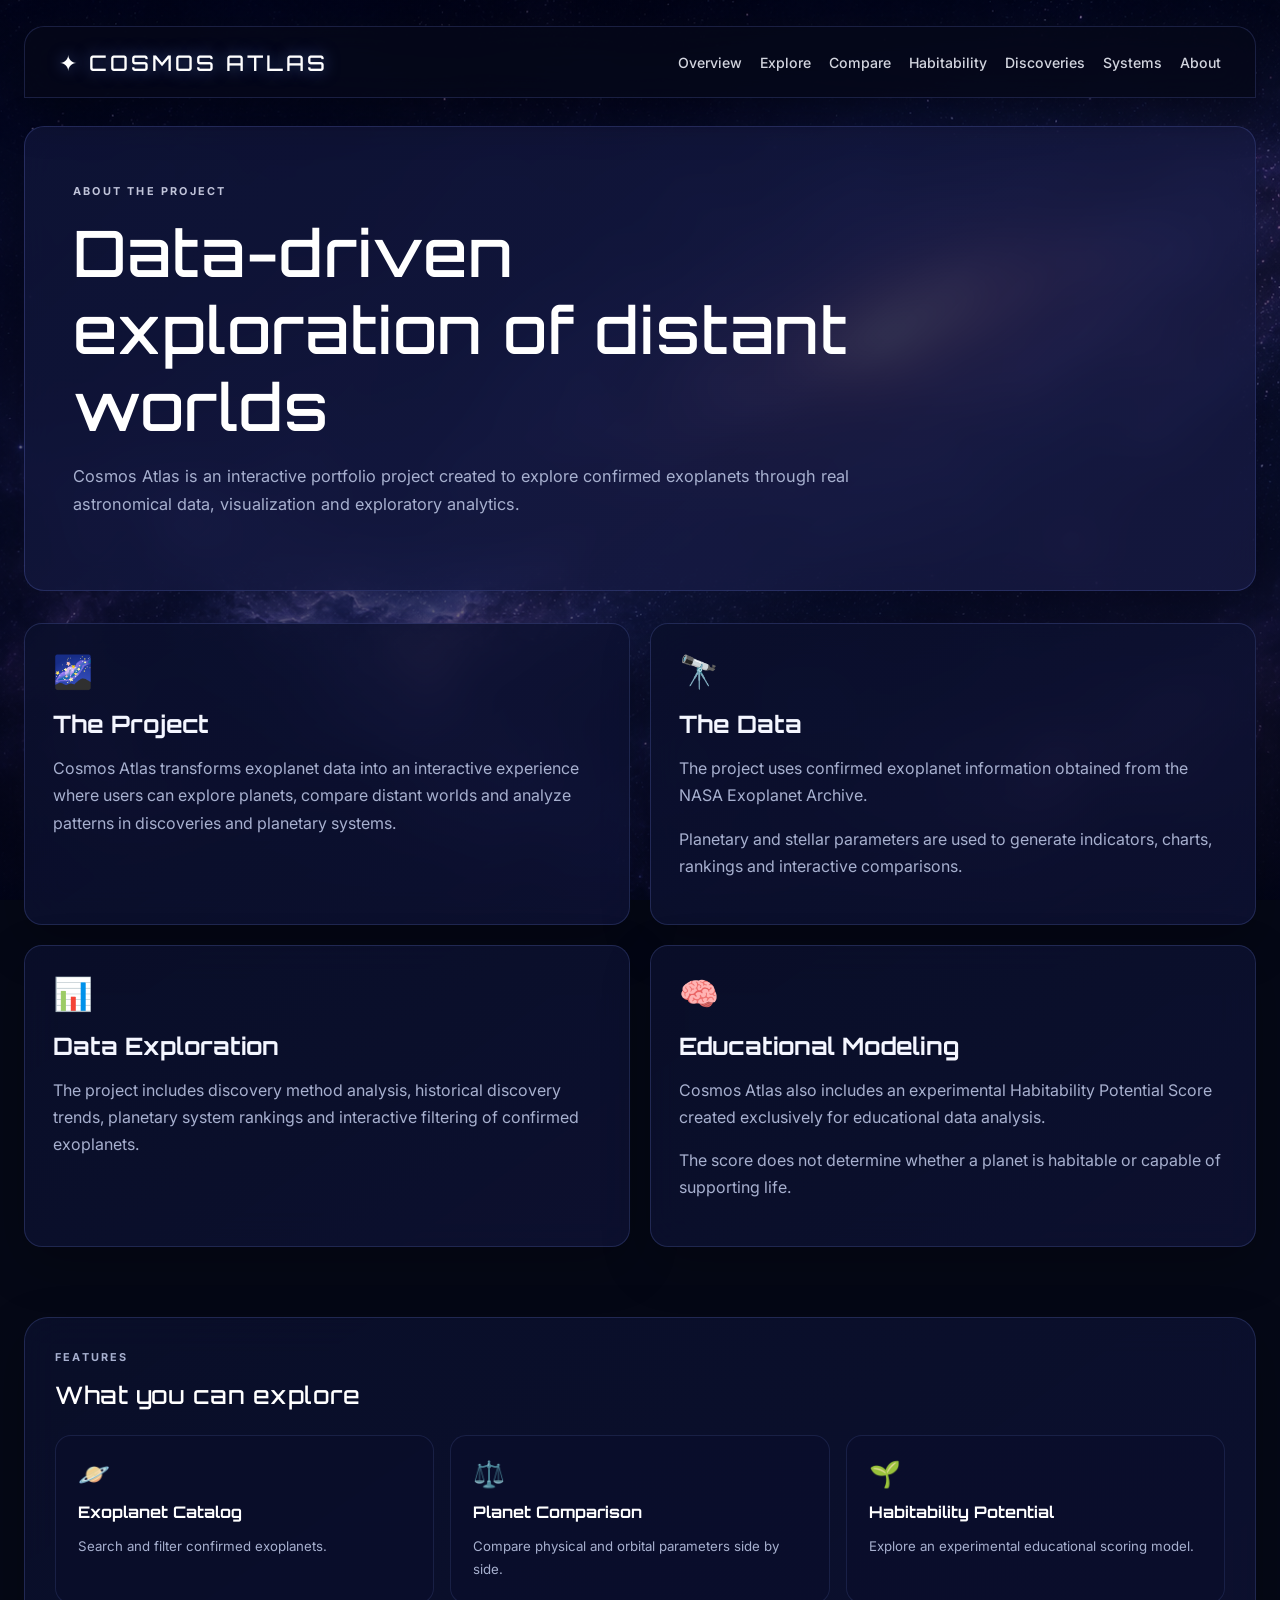
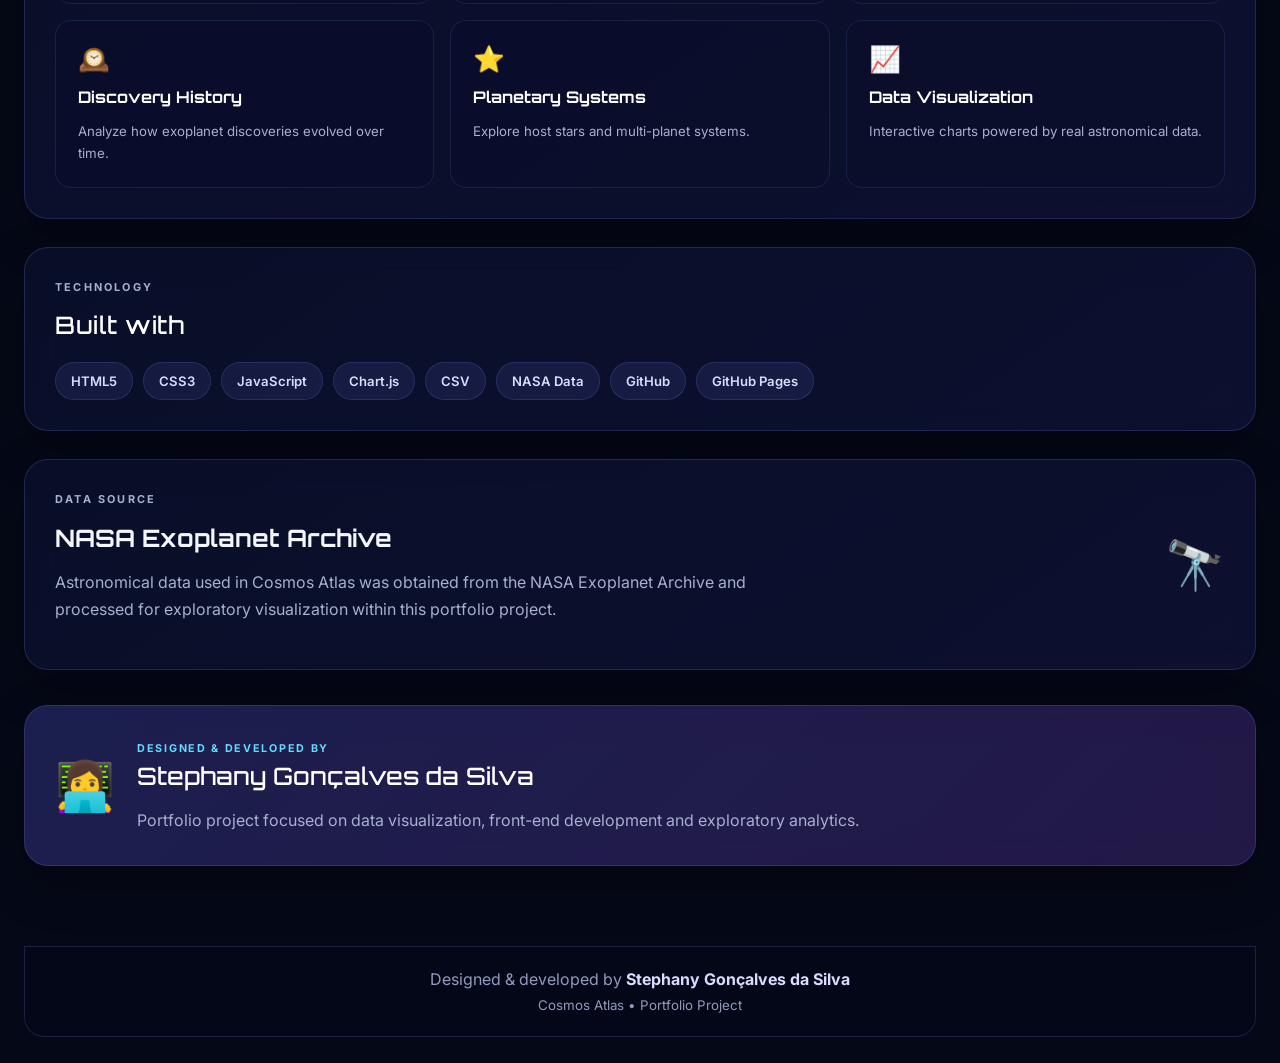
<file: pages/about.html>
<!DOCTYPE html>
<html lang="en">

<head>
    <meta charset="UTF-8">

    <meta
        name="viewport"
        content="width=device-width, initial-scale=1.0"
    >

    <title>About | Cosmos Atlas</title>

    <link
        rel="stylesheet"
        href="../css/style.css"
    >
</head>

<body>

    <nav class="navbar">

        <div class="brand">
            ✦ COSMOS ATLAS
        </div>

        <div class="nav-links">
            <a href="../index.html">Overview</a>
            <a href="explore.html">Explore</a>
            <a href="compare.html">Compare</a>
            <a href="habitability.html">Habitability</a>
            <a href="discoveries.html">Discoveries</a>
            <a href="systems.html">Systems</a>
            <a href="about.html">About</a>
        </div>

    </nav>


    <main>

        <section class="page-hero">

            <p class="eyebrow">
                ABOUT THE PROJECT
            </p>

            <h1>
                Data-driven exploration of distant worlds
            </h1>

            <p>
                Cosmos Atlas is an interactive portfolio project
                created to explore confirmed exoplanets through
                real astronomical data, visualization and
                exploratory analytics.
            </p>

        </section>


        <section class="about-grid">

            <article class="about-card">

                <span class="about-icon">
                    🌌
                </span>

                <h2>
                    The Project
                </h2>

                <p>
                    Cosmos Atlas transforms exoplanet data
                    into an interactive experience where users
                    can explore planets, compare distant worlds
                    and analyze patterns in discoveries and
                    planetary systems.
                </p>

            </article>


            <article class="about-card">

                <span class="about-icon">
                    🔭
                </span>

                <h2>
                    The Data
                </h2>

                <p>
                    The project uses confirmed exoplanet
                    information obtained from the NASA
                    Exoplanet Archive.
                </p>

                <p>
                    Planetary and stellar parameters are used
                    to generate indicators, charts, rankings
                    and interactive comparisons.
                </p>

            </article>


            <article class="about-card">

                <span class="about-icon">
                    📊
                </span>

                <h2>
                    Data Exploration
                </h2>

                <p>
                    The project includes discovery method
                    analysis, historical discovery trends,
                    planetary system rankings and interactive
                    filtering of confirmed exoplanets.
                </p>

            </article>


            <article class="about-card">

                <span class="about-icon">
                    🧠
                </span>

                <h2>
                    Educational Modeling
                </h2>

                <p>
                    Cosmos Atlas also includes an experimental
                    Habitability Potential Score created
                    exclusively for educational data analysis.
                </p>

                <p>
                    The score does not determine whether a
                    planet is habitable or capable of
                    supporting life.
                </p>

            </article>

        </section>


        <section class="about-section">

            <p class="eyebrow">
                FEATURES
            </p>

            <h2>
                What you can explore
            </h2>

            <div class="about-features">

                <div>
                    <span>🪐</span>

                    <strong>
                        Exoplanet Catalog
                    </strong>

                    <p>
                        Search and filter confirmed
                        exoplanets.
                    </p>
                </div>


                <div>
                    <span>⚖️</span>

                    <strong>
                        Planet Comparison
                    </strong>

                    <p>
                        Compare physical and orbital
                        parameters side by side.
                    </p>
                </div>


                <div>
                    <span>🌱</span>

                    <strong>
                        Habitability Potential
                    </strong>

                    <p>
                        Explore an experimental
                        educational scoring model.
                    </p>
                </div>


                <div>
                    <span>🕰️</span>

                    <strong>
                        Discovery History
                    </strong>

                    <p>
                        Analyze how exoplanet discoveries
                        evolved over time.
                    </p>
                </div>


                <div>
                    <span>⭐</span>

                    <strong>
                        Planetary Systems
                    </strong>

                    <p>
                        Explore host stars and
                        multi-planet systems.
                    </p>
                </div>


                <div>
                    <span>📈</span>

                    <strong>
                        Data Visualization
                    </strong>

                    <p>
                        Interactive charts powered by
                        real astronomical data.
                    </p>
                </div>

            </div>

        </section>


        <section class="about-section">

            <p class="eyebrow">
                TECHNOLOGY
            </p>

            <h2>
                Built with
            </h2>

            <div class="tech-list">

                <span>HTML5</span>
                <span>CSS3</span>
                <span>JavaScript</span>
                <span>Chart.js</span>
                <span>CSV</span>
                <span>NASA Data</span>
                <span>GitHub</span>
                <span>GitHub Pages</span>

            </div>

        </section>


        <section class="about-source">

            <div>

                <p class="eyebrow">
                    DATA SOURCE
                </p>

                <h2>
                    NASA Exoplanet Archive
                </h2>

                <p>
                    Astronomical data used in Cosmos Atlas
                    was obtained from the NASA Exoplanet
                    Archive and processed for exploratory
                    visualization within this portfolio project.
                </p>

            </div>

            <span class="about-source-icon">
                🔭
            </span>

        </section>


        <section class="about-author">

            <span>
                👩‍💻
            </span>

            <div>

                <small>
                    DESIGNED & DEVELOPED BY
                </small>

                <h2>
                    Stephany Gonçalves da Silva
                </h2>

                <p>
                    Portfolio project focused on data
                    visualization, front-end development
                    and exploratory analytics.
                </p>

            </div>

        </section>

    </main>


    <footer>

        <p>
            Designed & developed by
            <strong>
                Stephany Gonçalves da Silva
            </strong>
        </p>

        <small>
            Cosmos Atlas • Portfolio Project
        </small>

    </footer>

</body>

</html>
</file>
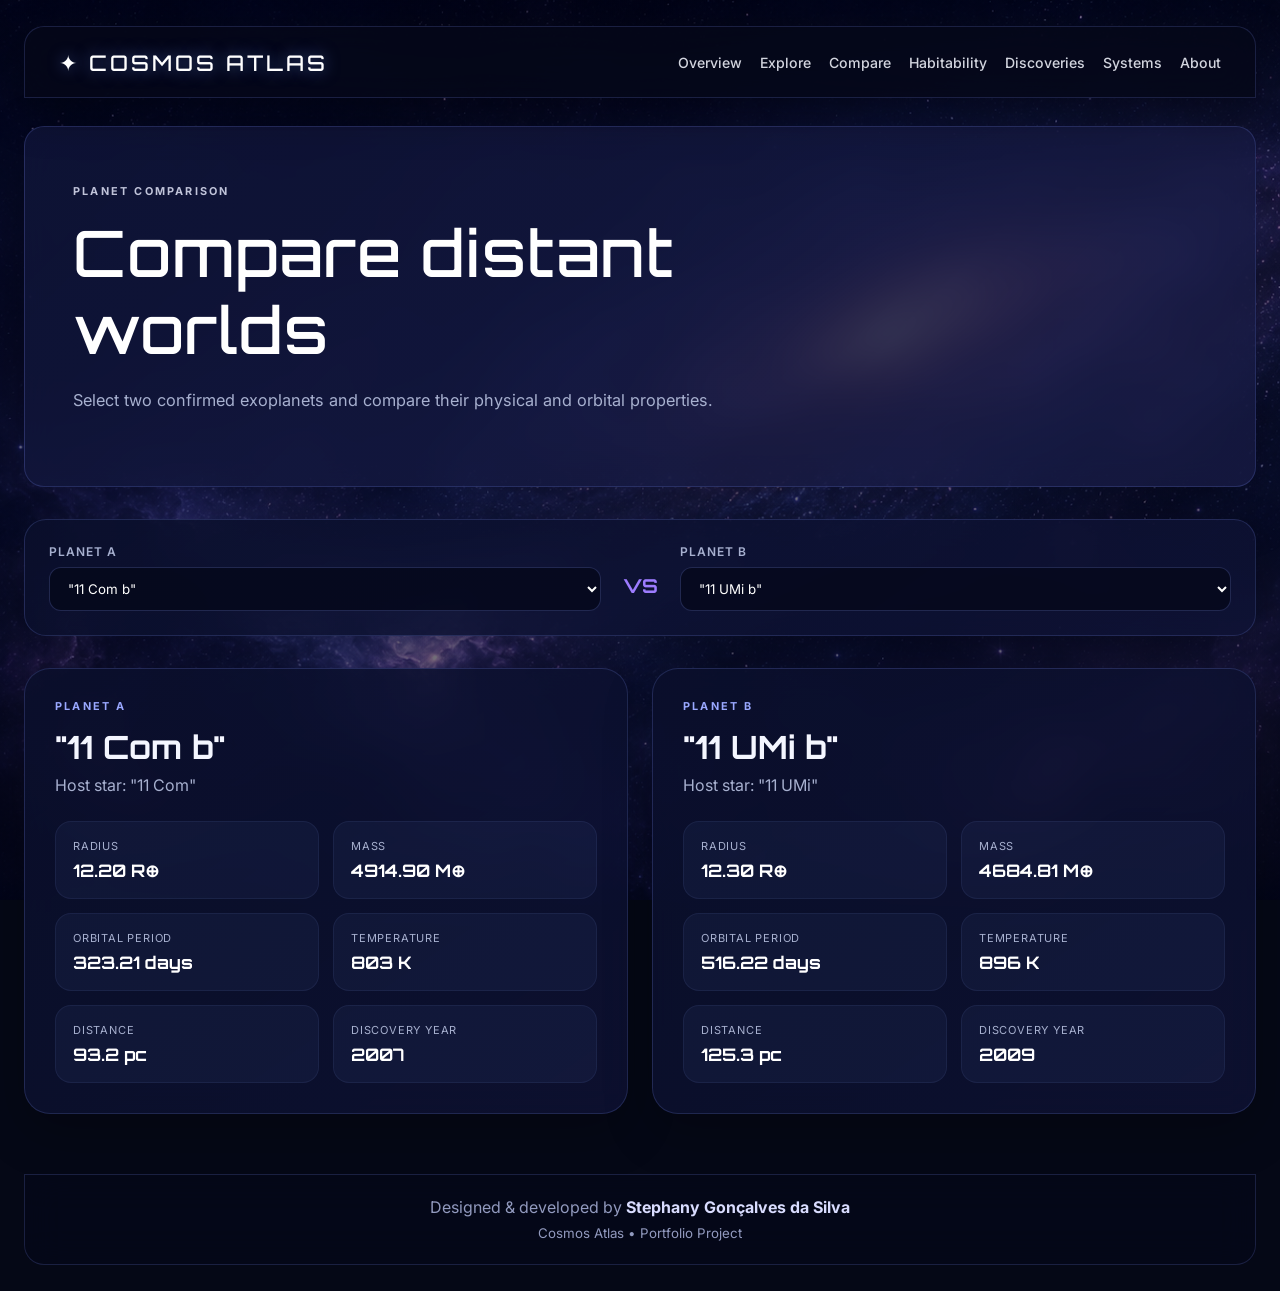
<file: pages/compare.html>
<!DOCTYPE html>
<html lang="en">

<head>
    <meta charset="UTF-8">
    <meta
        name="viewport"
        content="width=device-width, initial-scale=1.0"
    >

    <title>Compare | Cosmos Atlas</title>

    <link
        rel="stylesheet"
        href="../css/style.css"
    >
</head>

<body>

    <nav class="navbar">

        <div class="brand">
            ✦ COSMOS ATLAS
        </div>

        <div class="nav-links">
            <a href="../index.html">Overview</a>
            <a href="explore.html">Explore</a>
            <a href="compare.html">Compare</a>
            <a href="habitability.html">Habitability</a>
            <a href="discoveries.html">Discoveries</a>
            <a href="systems.html">Systems</a>
            <a href="about.html">About</a>
        </div>

    </nav>


    <main>

        <section class="page-hero">

            <p class="eyebrow">
                PLANET COMPARISON
            </p>

            <h1>
                Compare distant worlds
            </h1>

            <p>
                Select two confirmed exoplanets and compare
                their physical and orbital properties.
            </p>

        </section>


        <section class="compare-controls">

            <div class="filter-group">

                <label for="planetA">
                    Planet A
                </label>

                <select id="planetA"></select>

            </div>


            <div class="compare-vs">
                VS
            </div>


            <div class="filter-group">

                <label for="planetB">
                    Planet B
                </label>

                <select id="planetB"></select>

            </div>

        </section>


        <section class="compare-grid">

            <article class="planet-panel">

                <p class="eyebrow">
                    PLANET A
                </p>

                <h2 id="nameA">
                    —
                </h2>

                <p
                    class="planet-host"
                    id="hostA"
                >
                    —
                </p>

                <div class="planet-metrics">

                    <div>
                        <span>Radius</span>
                        <strong id="radiusA">—</strong>
                    </div>

                    <div>
                        <span>Mass</span>
                        <strong id="massA">—</strong>
                    </div>

                    <div>
                        <span>Orbital Period</span>
                        <strong id="periodA">—</strong>
                    </div>

                    <div>
                        <span>Temperature</span>
                        <strong id="temperatureA">—</strong>
                    </div>

                    <div>
                        <span>Distance</span>
                        <strong id="distanceA">—</strong>
                    </div>

                    <div>
                        <span>Discovery Year</span>
                        <strong id="yearA">—</strong>
                    </div>

                </div>

            </article>


            <article class="planet-panel">

                <p class="eyebrow">
                    PLANET B
                </p>

                <h2 id="nameB">
                    —
                </h2>

                <p
                    class="planet-host"
                    id="hostB"
                >
                    —
                </p>

                <div class="planet-metrics">

                    <div>
                        <span>Radius</span>
                        <strong id="radiusB">—</strong>
                    </div>

                    <div>
                        <span>Mass</span>
                        <strong id="massB">—</strong>
                    </div>

                    <div>
                        <span>Orbital Period</span>
                        <strong id="periodB">—</strong>
                    </div>

                    <div>
                        <span>Temperature</span>
                        <strong id="temperatureB">—</strong>
                    </div>

                    <div>
                        <span>Distance</span>
                        <strong id="distanceB">—</strong>
                    </div>

                    <div>
                        <span>Discovery Year</span>
                        <strong id="yearB">—</strong>
                    </div>

                </div>

            </article>

        </section>

    </main>


    <footer>

        <p>
            Designed & developed by
            <strong>
                Stephany Gonçalves da Silva
            </strong>
        </p>

        <small>
            Cosmos Atlas • Portfolio Project
        </small>

    </footer>


    <script src="../js/compare.js"></script>

</body>

</html>
</file>
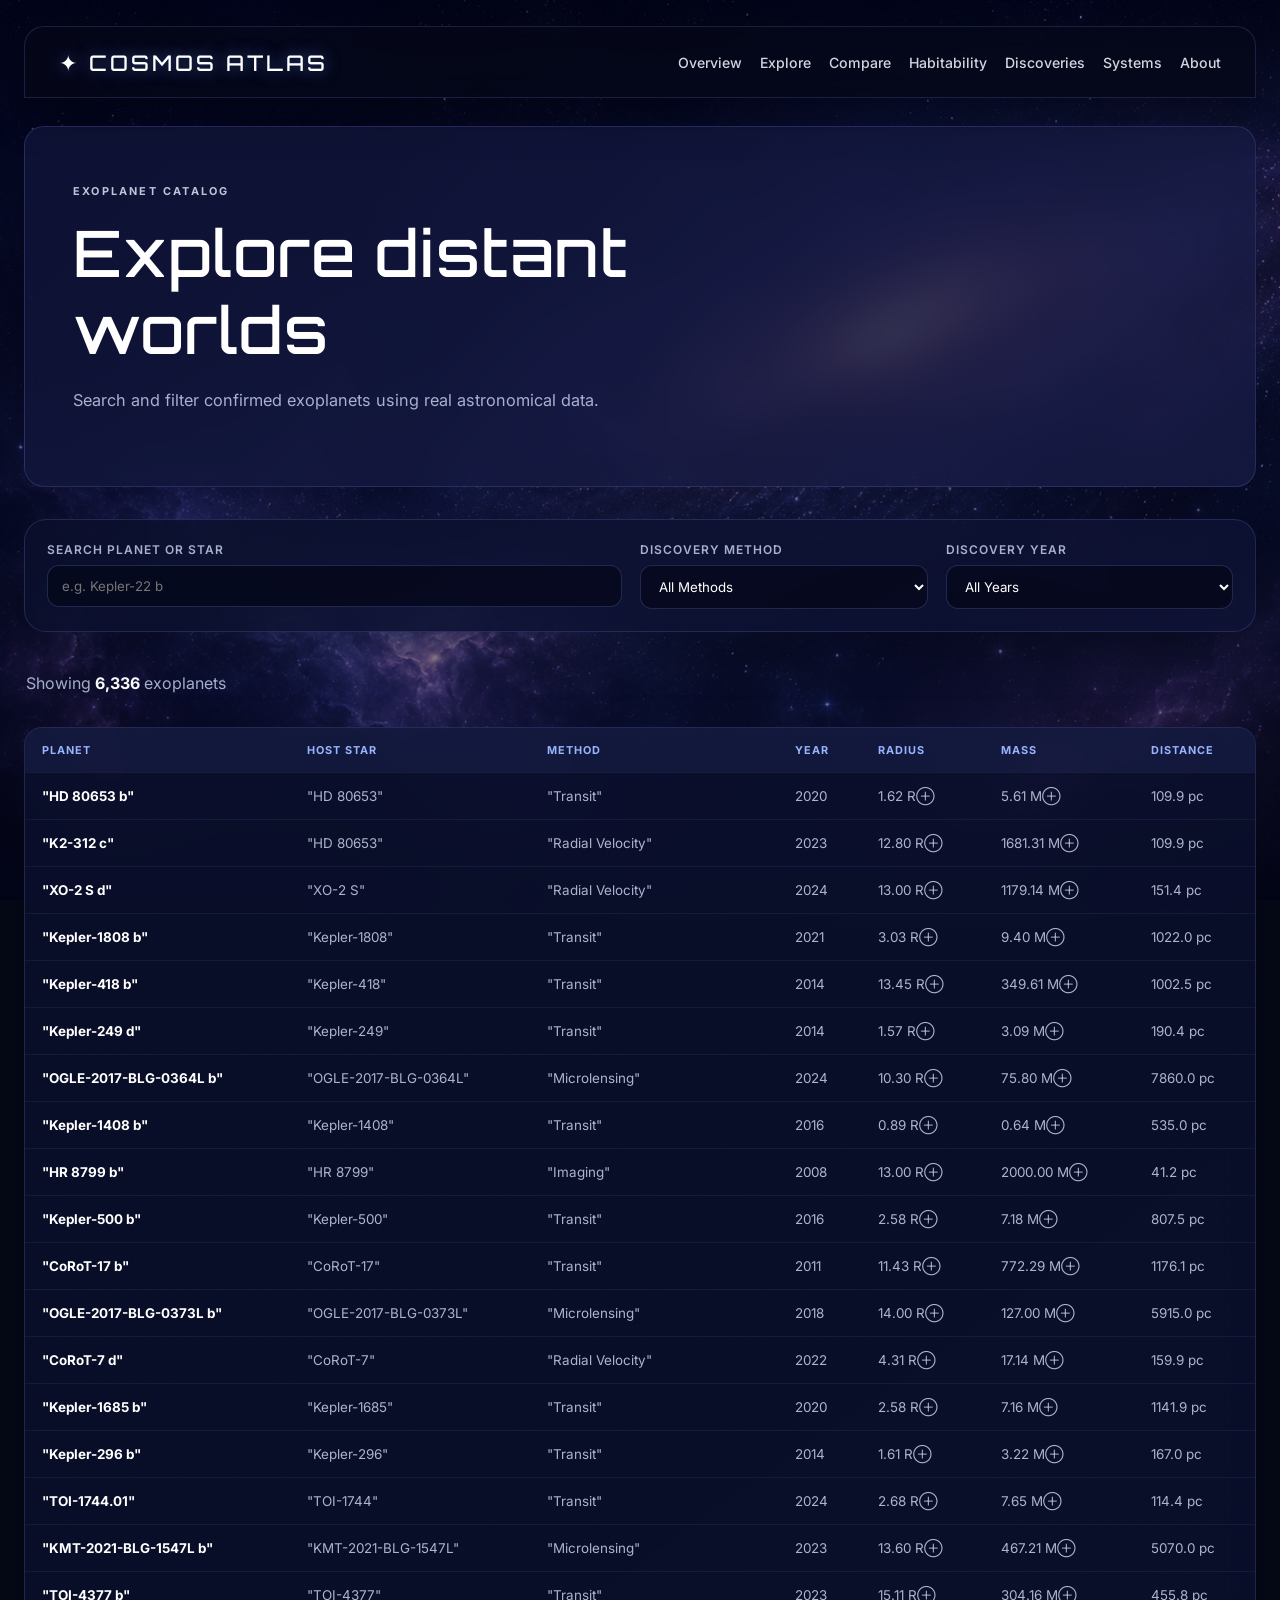
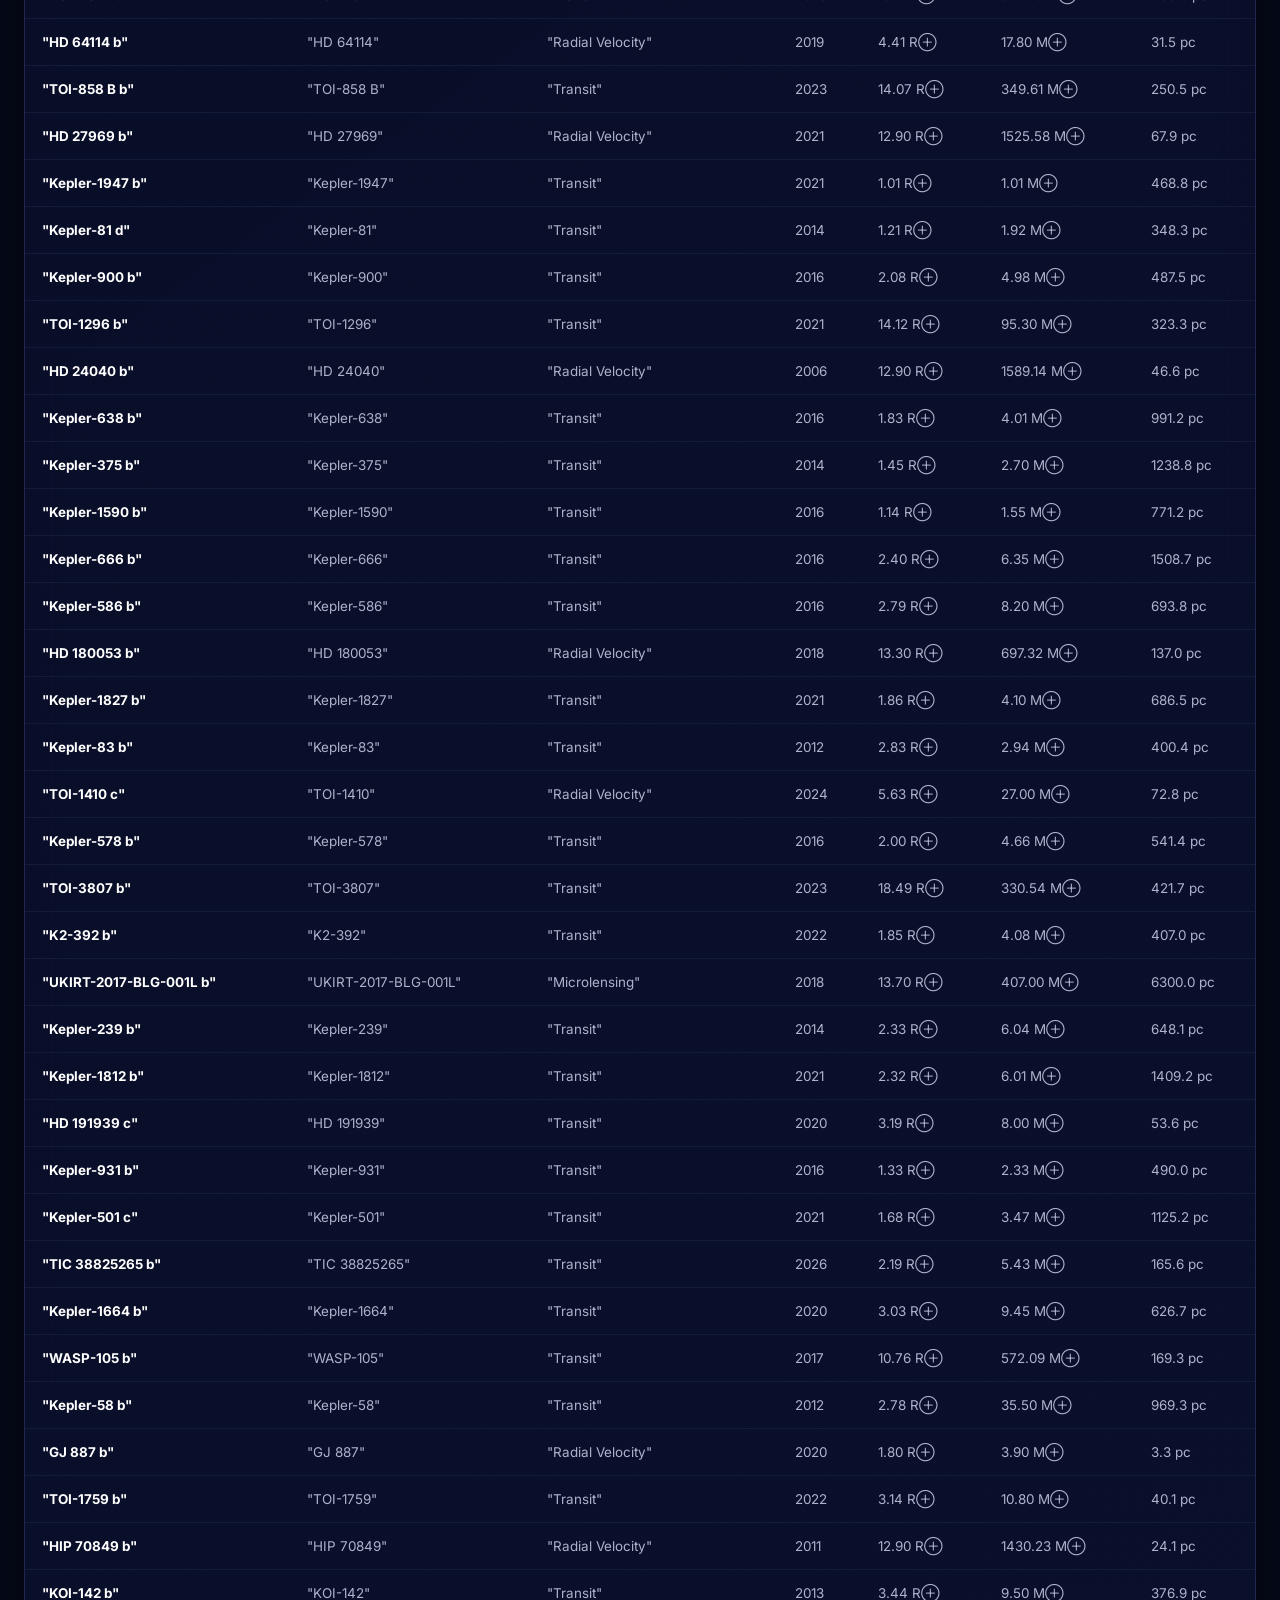
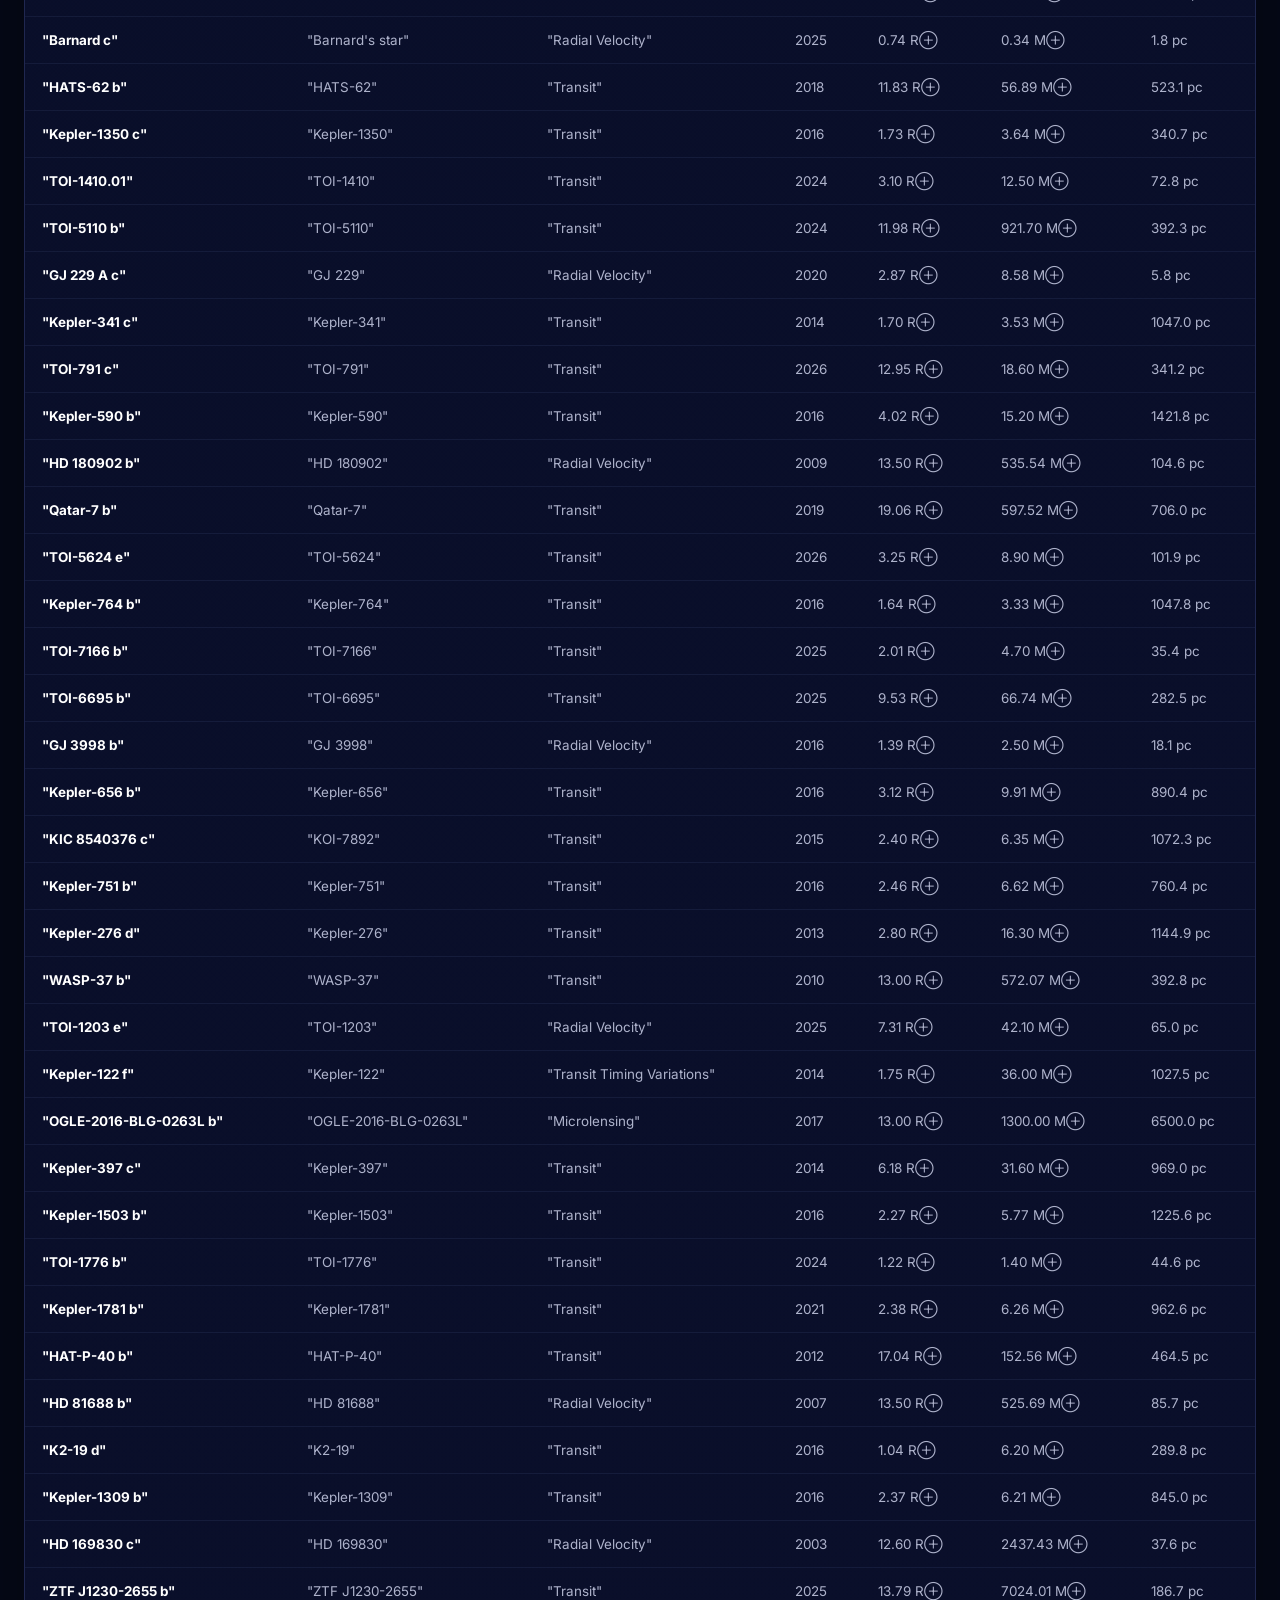
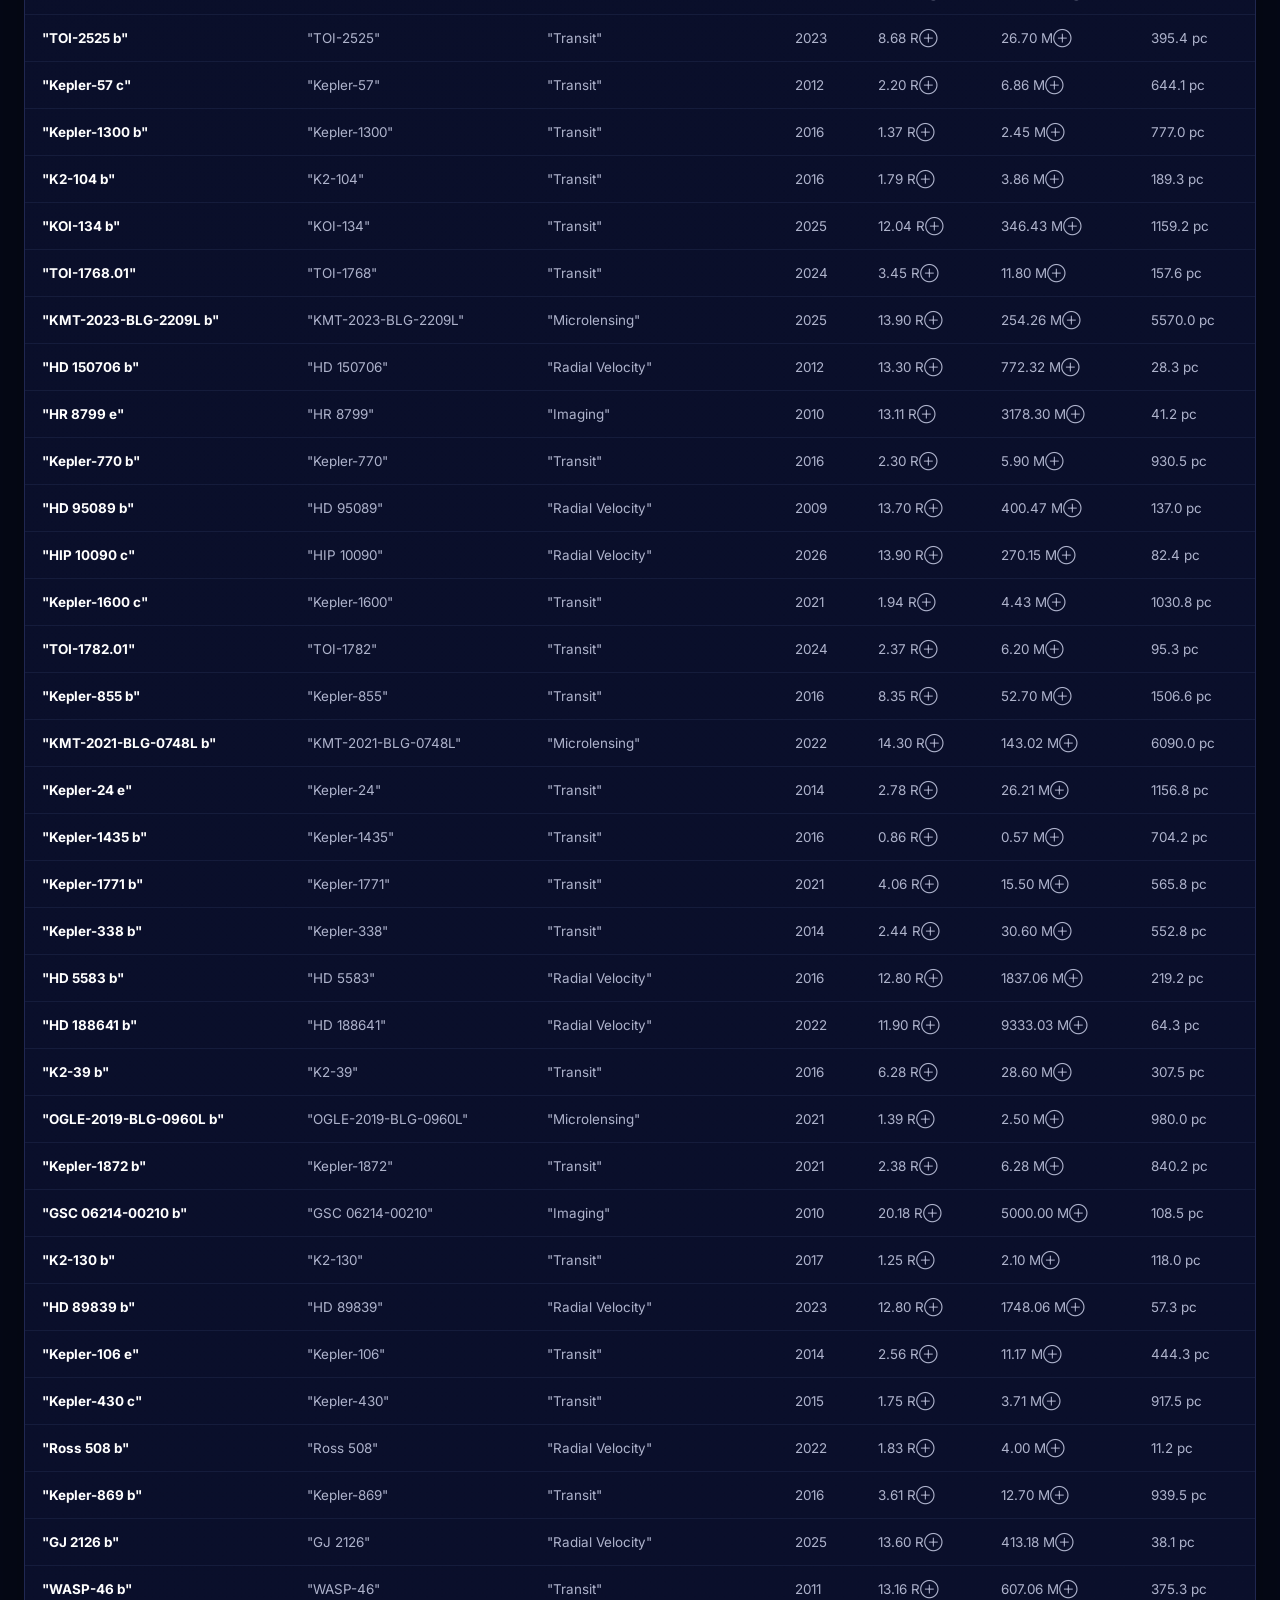
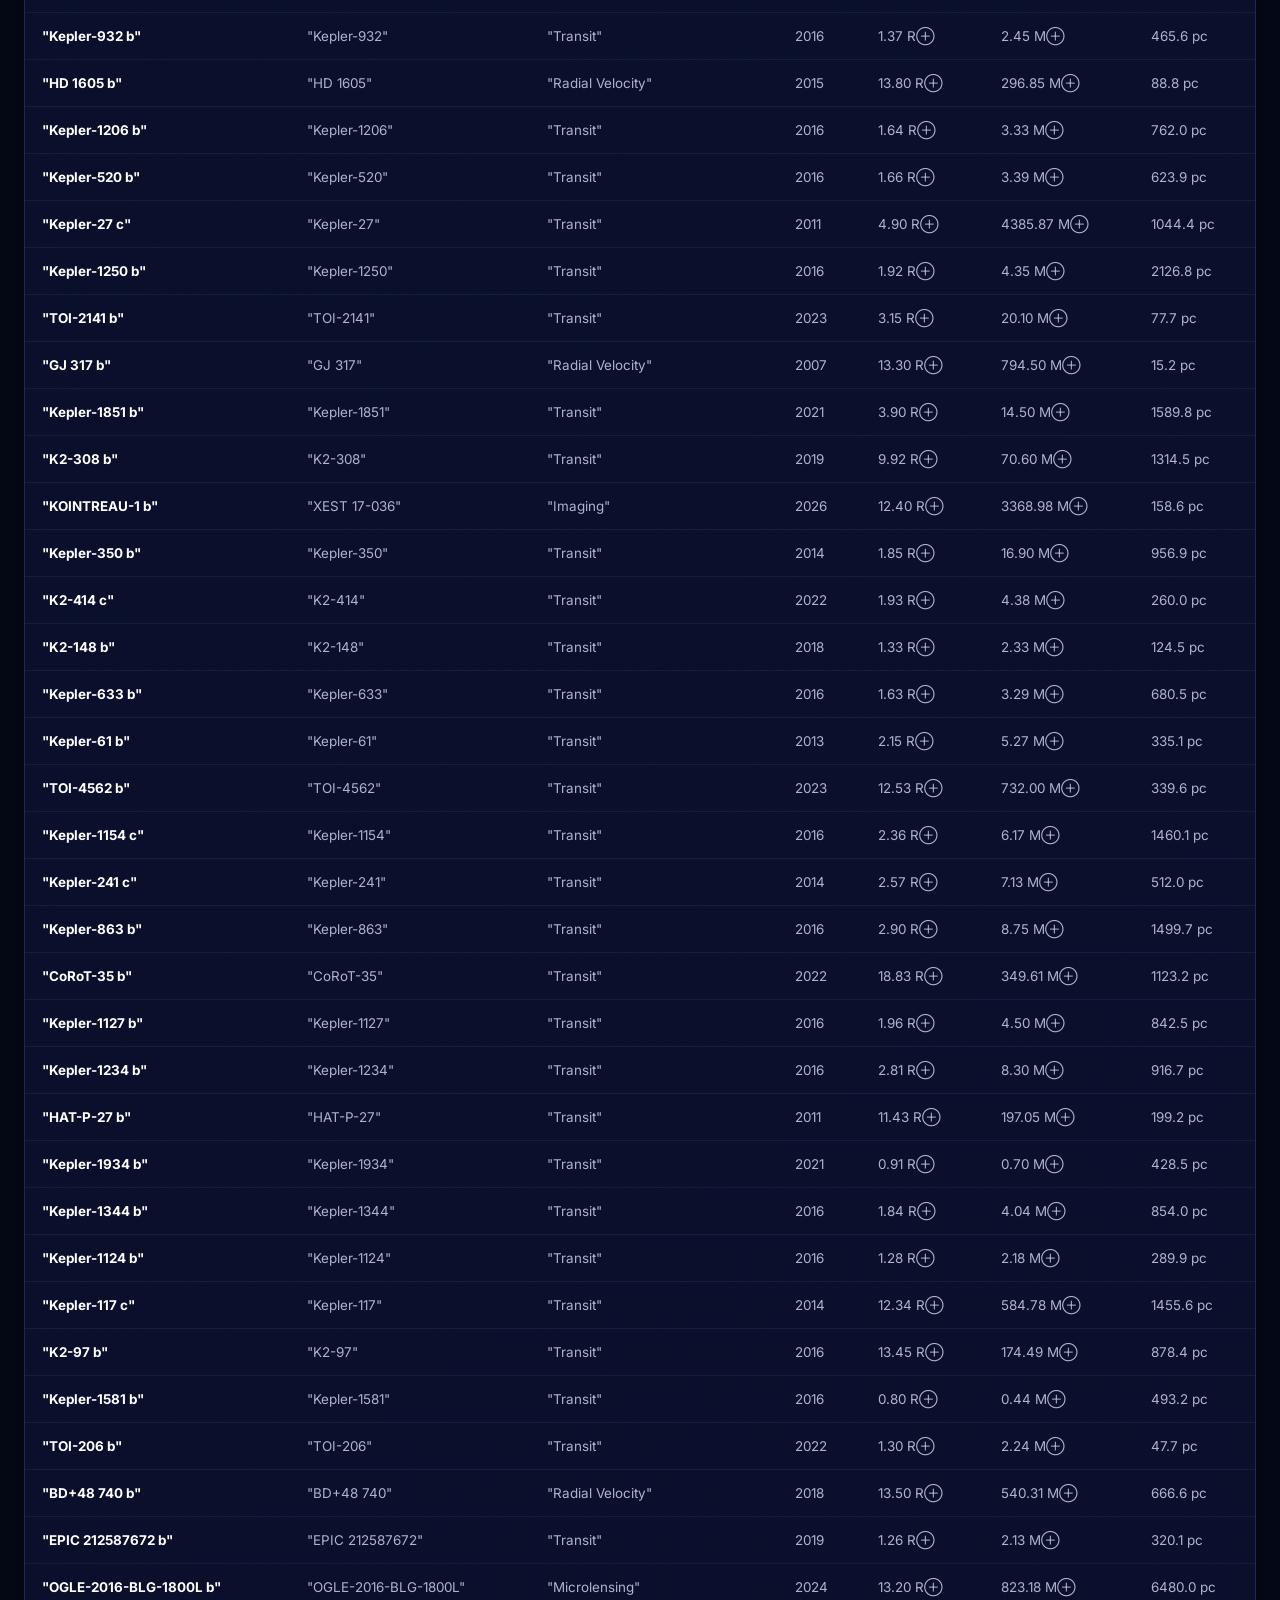
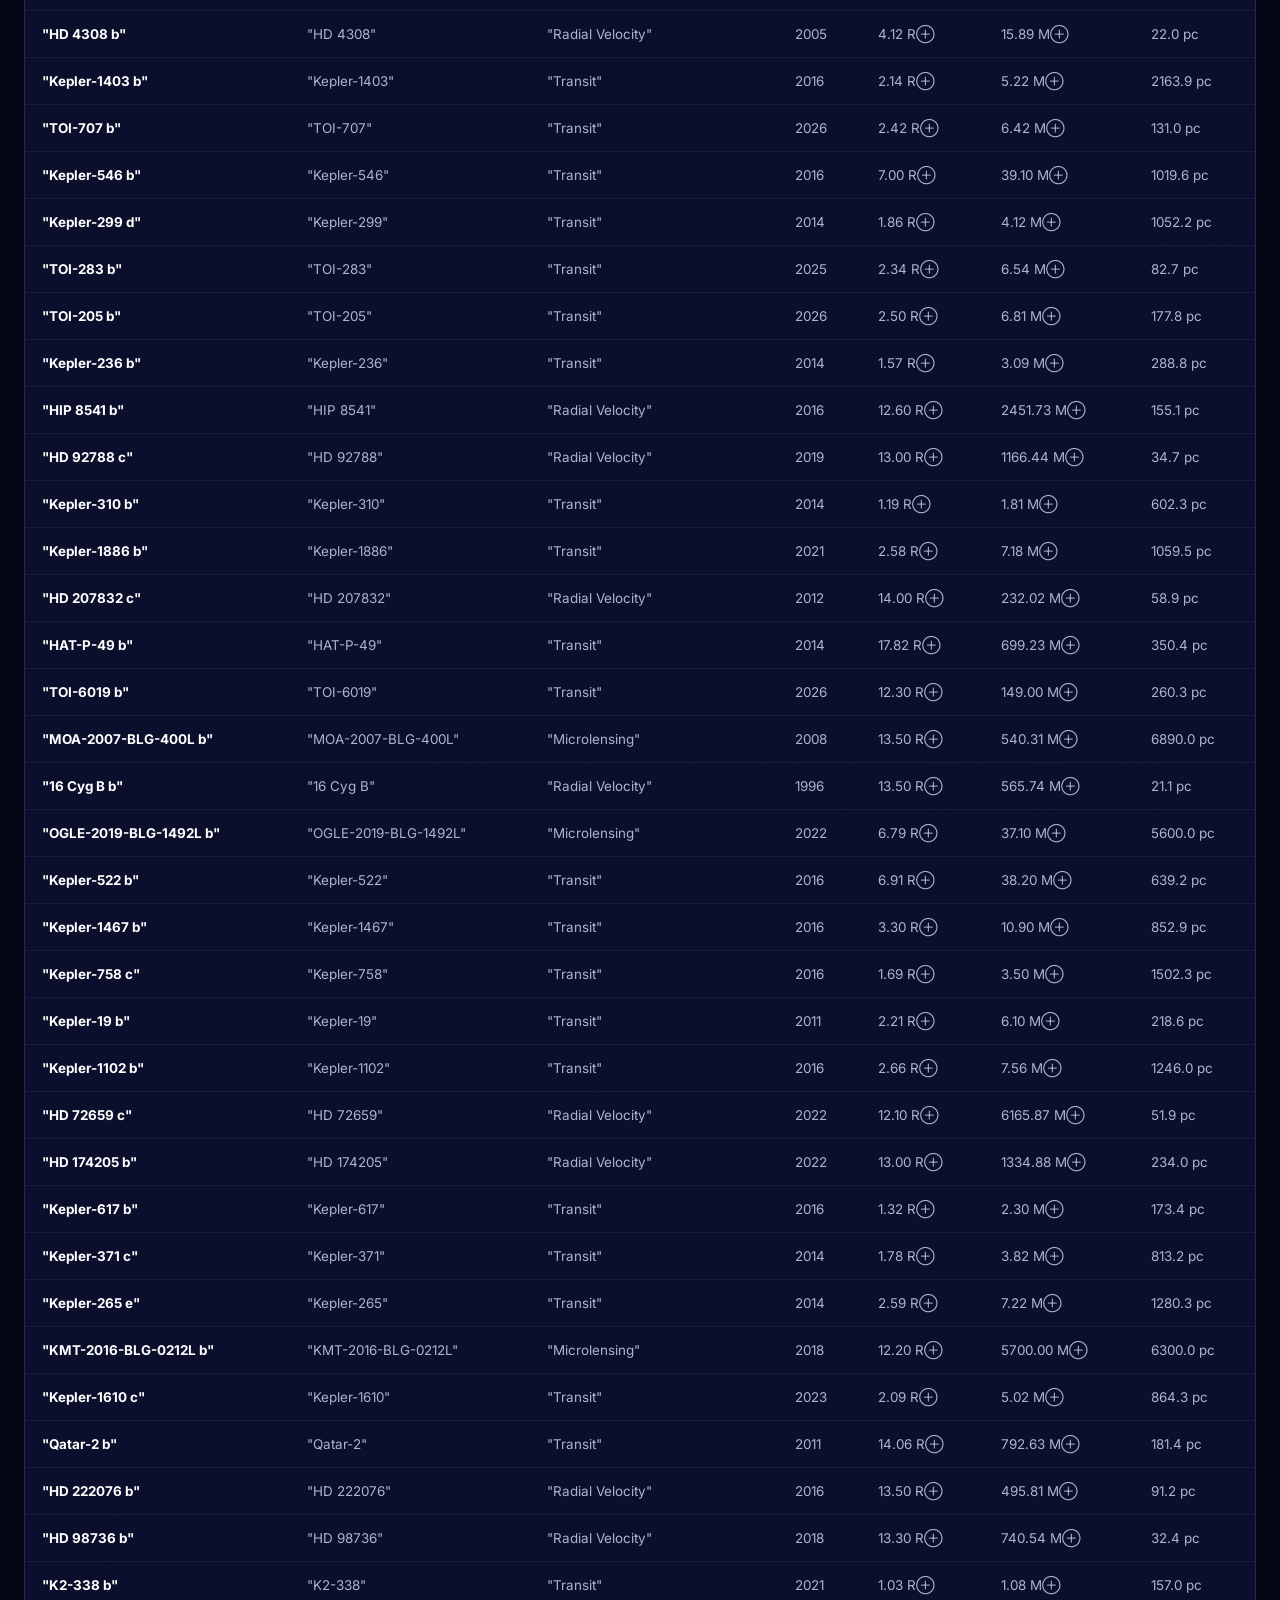
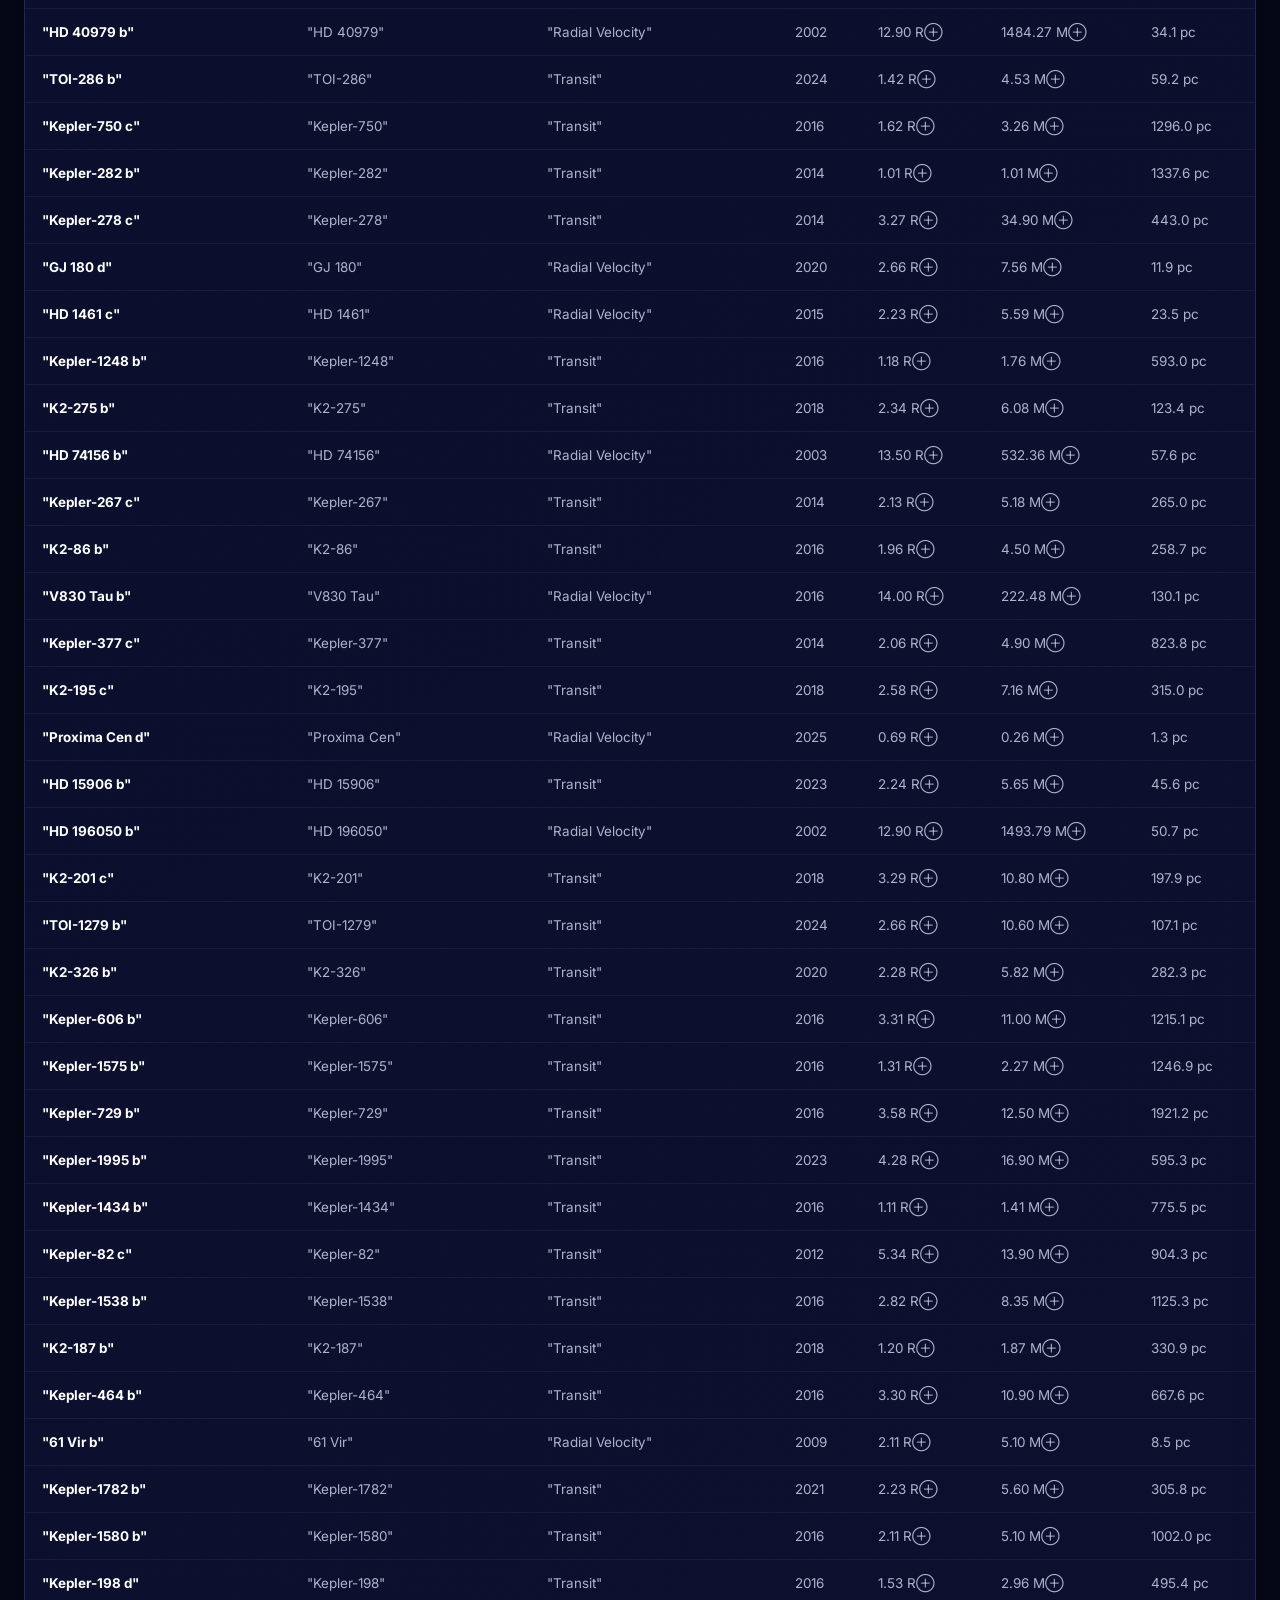
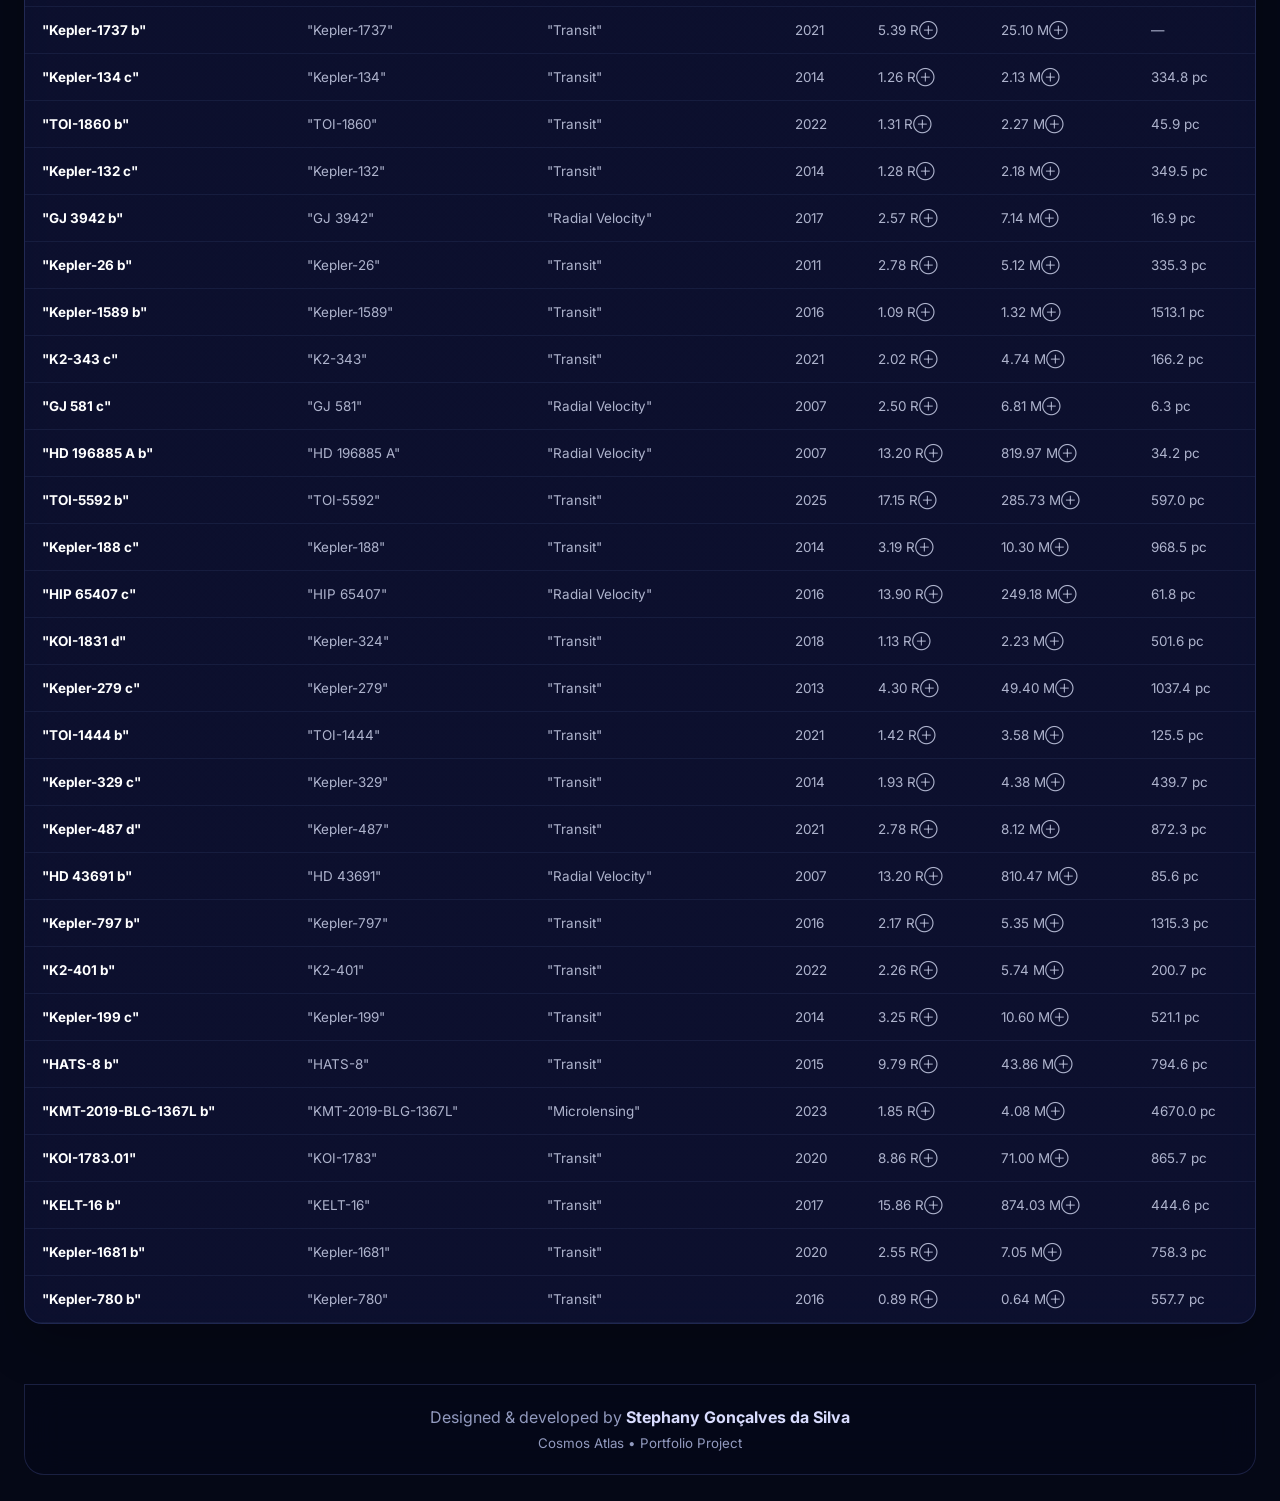
<file: pages/explore.html>
<!DOCTYPE html>
<html lang="en">

<head>
    <meta charset="UTF-8">

    <meta
        name="viewport"
        content="width=device-width, initial-scale=1.0"
    >

    <title>Explore | Cosmos Atlas</title>

    <link
        rel="stylesheet"
        href="../css/style.css"
    >
</head>

<body>

    <nav class="navbar">

        <div class="brand">
            ✦ COSMOS ATLAS
        </div>

        <div class="nav-links">
            <a href="../index.html">Overview</a>
            <a href="explore.html">Explore</a>
            <a href="compare.html">Compare</a>
            <a href="habitability.html">Habitability</a>
            <a href="discoveries.html">Discoveries</a>
            <a href="systems.html">Systems</a>
            <a href="about.html">About</a>
        </div>

    </nav>


    <main>

        <section class="page-hero">

            <p class="eyebrow">
                EXOPLANET CATALOG
            </p>

            <h1>
                Explore distant worlds
            </h1>

            <p>
                Search and filter confirmed exoplanets
                using real astronomical data.
            </p>

        </section>


        <section class="filters-panel">

            <div class="filter-group">

                <label for="searchPlanet">
                    Search planet or star
                </label>

                <input
                    type="text"
                    id="searchPlanet"
                    placeholder="e.g. Kepler-22 b"
                >

            </div>


            <div class="filter-group">

                <label for="filterMethod">
                    Discovery Method
                </label>

                <select id="filterMethod">
                    <option value="All">
                        All Methods
                    </option>
                </select>

            </div>


            <div class="filter-group">

                <label for="filterYear">
                    Discovery Year
                </label>

                <select id="filterYear">
                    <option value="All">
                        All Years
                    </option>
                </select>

            </div>

        </section>


        <section class="explore-summary">

            <p>
                Showing
                <strong id="resultCount">0</strong>
                exoplanets
            </p>

        </section>


        <section class="table-container">

            <table>

                <thead>

                    <tr>
                        <th>Planet</th>
                        <th>Host Star</th>
                        <th>Method</th>
                        <th>Year</th>
                        <th>Radius</th>
                        <th>Mass</th>
                        <th>Distance</th>
                    </tr>

                </thead>

                <tbody id="planetTable"></tbody>

            </table>

        </section>

    </main>


    <footer>

        <p>
            Designed & developed by
            <strong>
                Stephany Gonçalves da Silva
            </strong>
        </p>

        <small>
            Cosmos Atlas • Portfolio Project
        </small>

    </footer>


    <script src="../js/explore.js"></script>

</body>

</html>
</file>
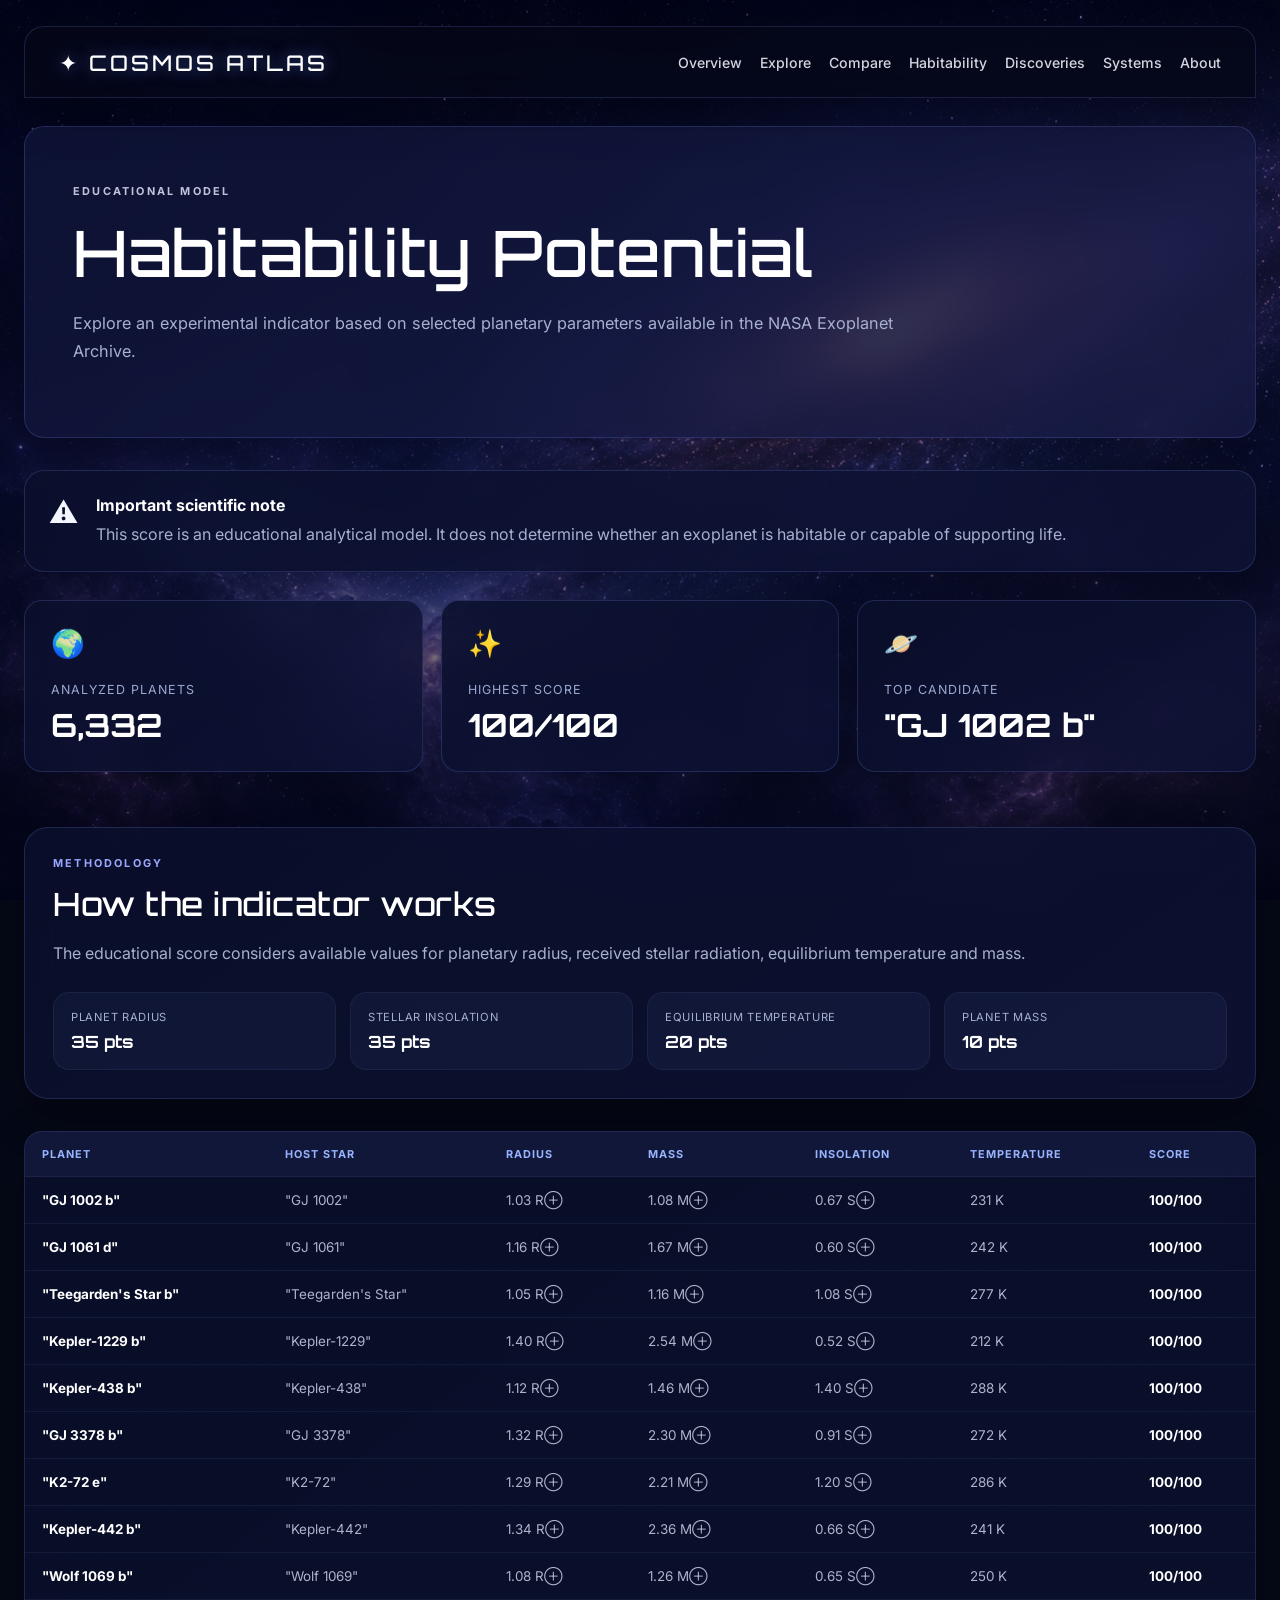
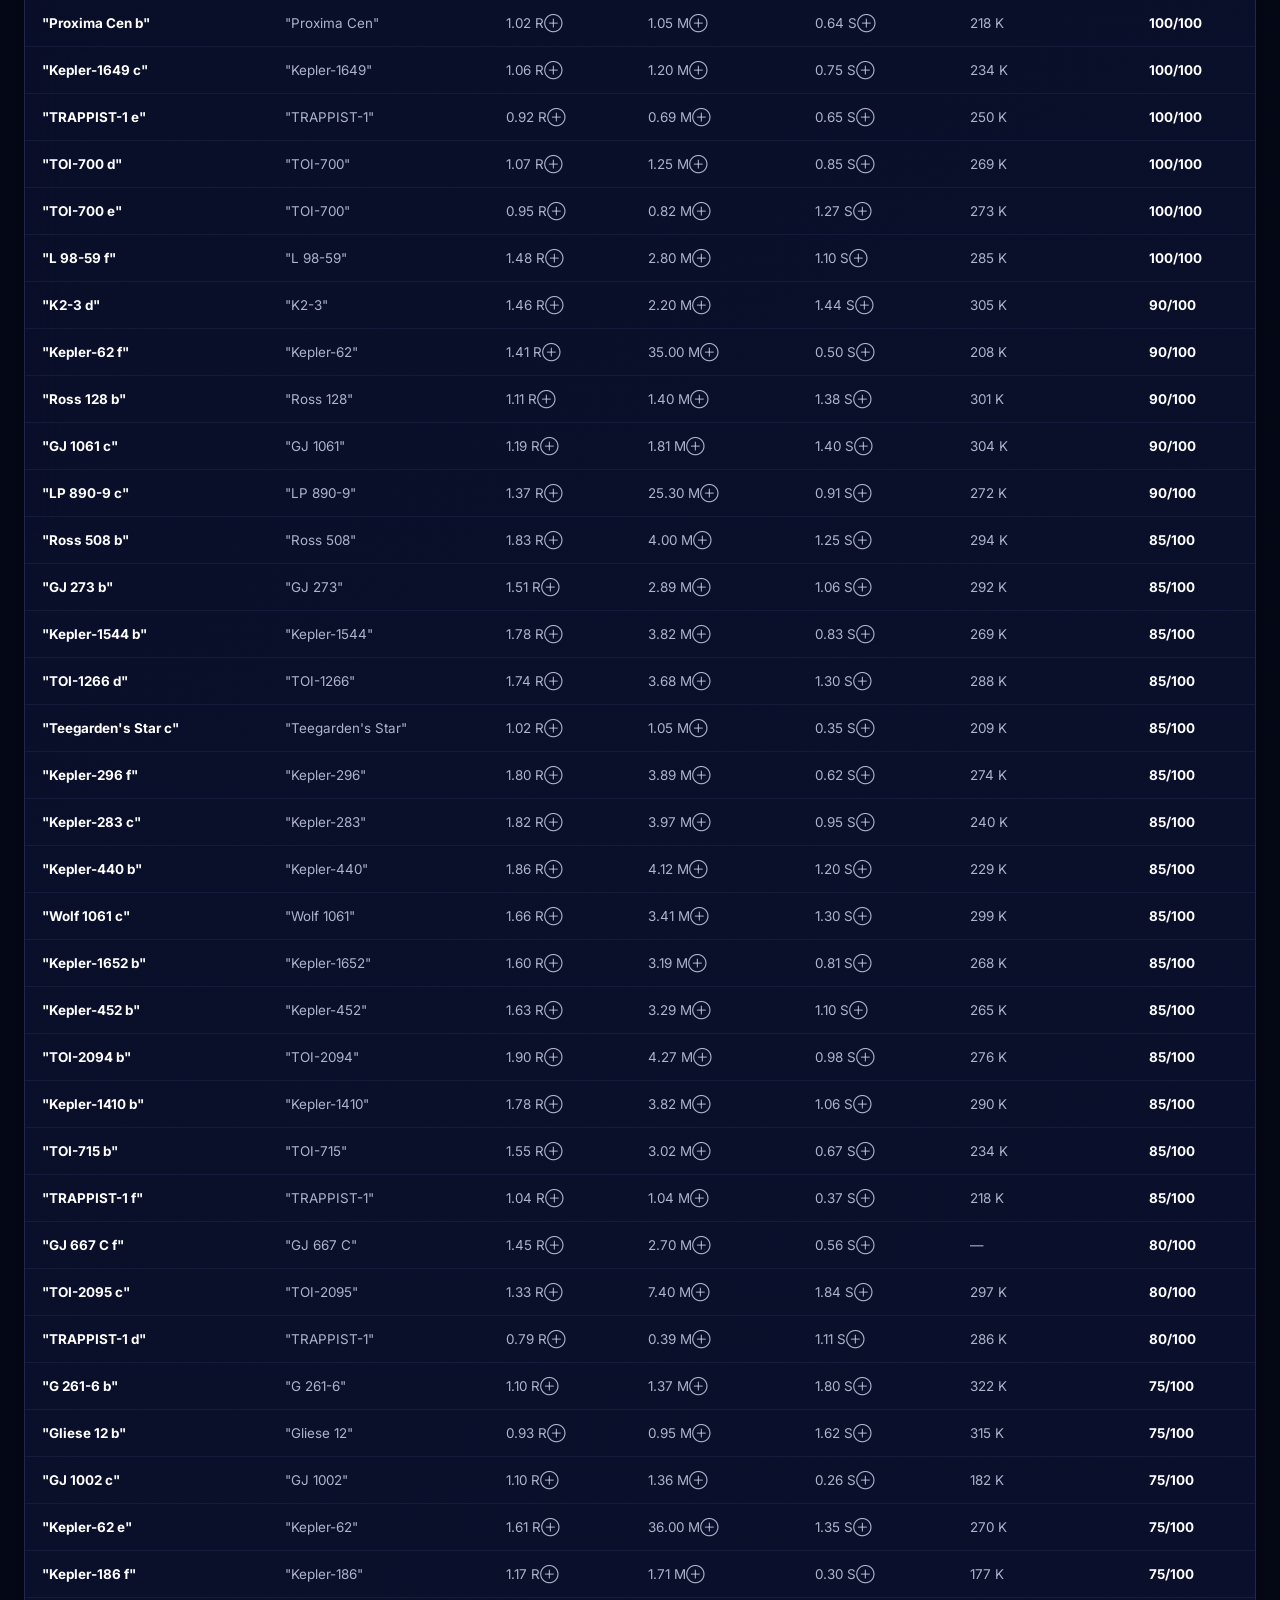
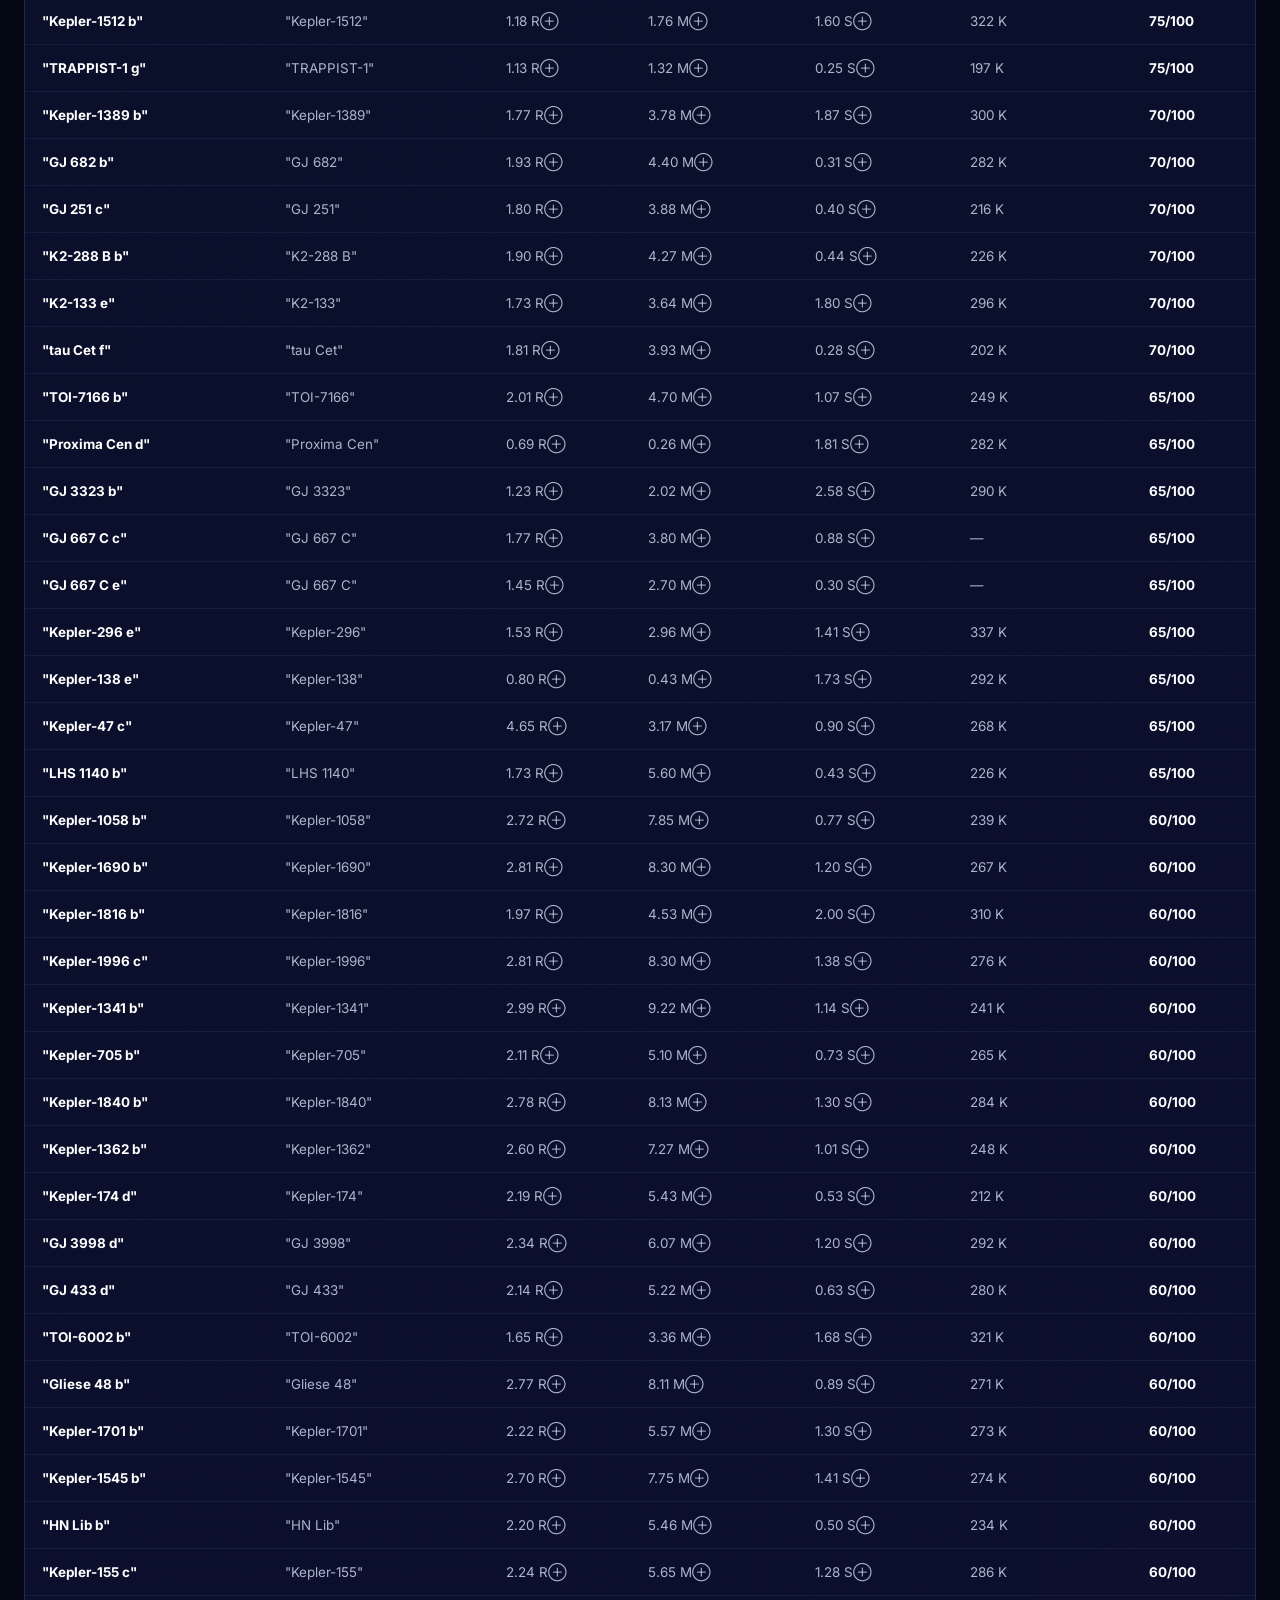
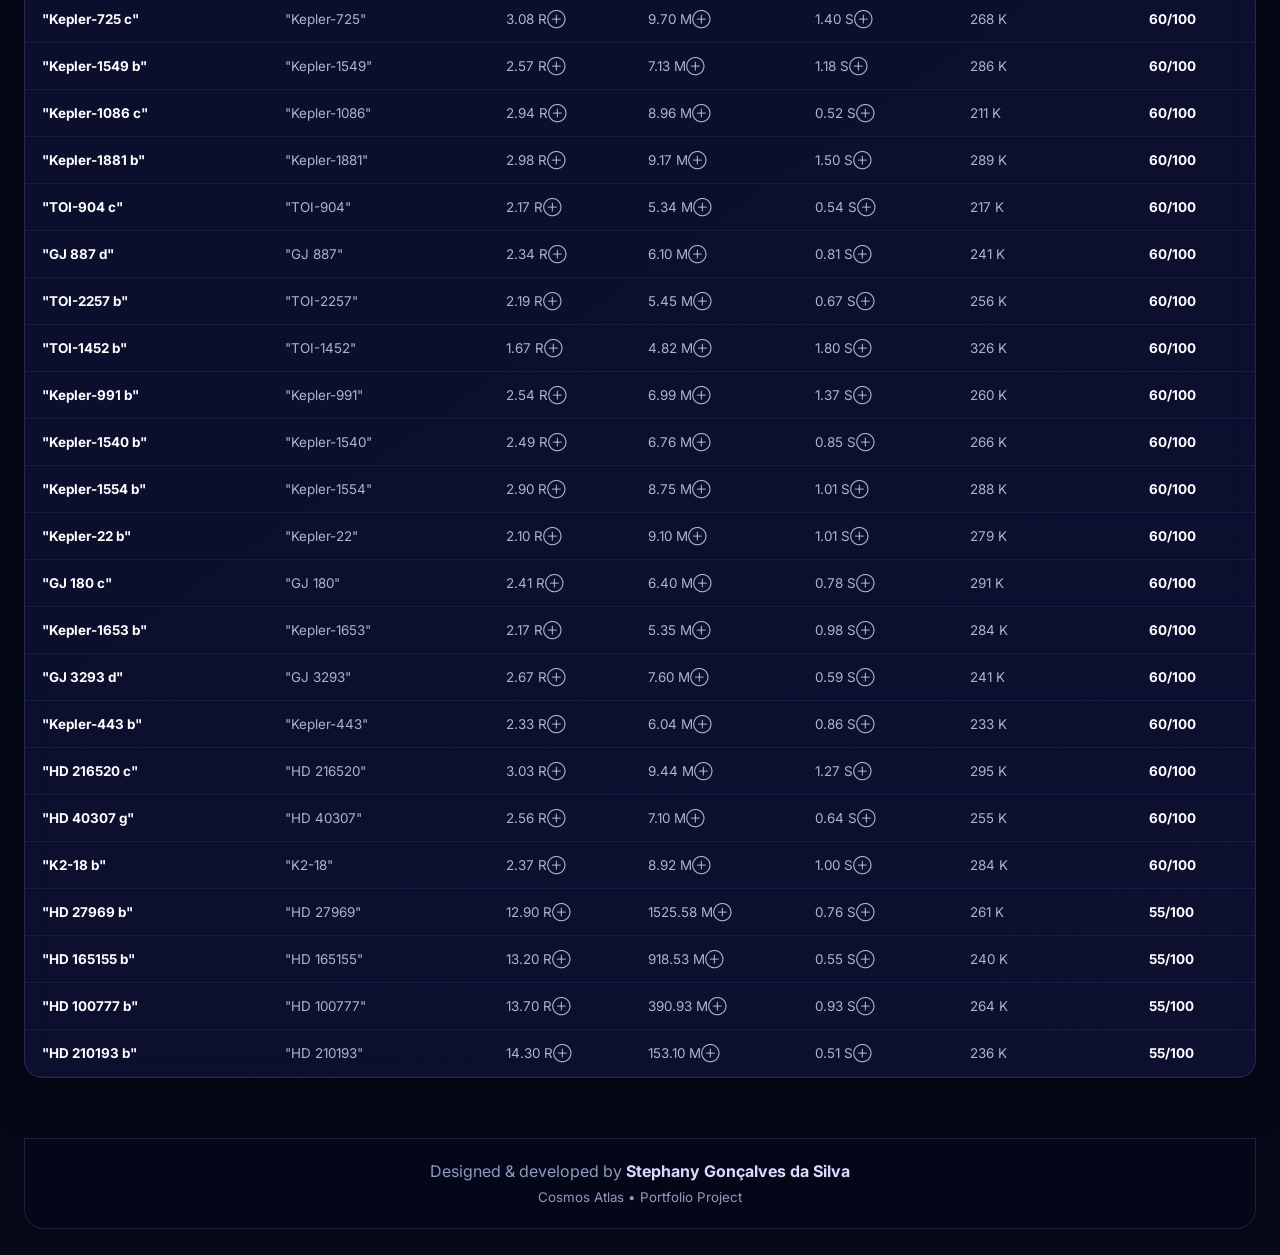
<file: pages/habitability.html>
<!DOCTYPE html>
<html lang="en">

<head>
    <meta charset="UTF-8">

    <meta
        name="viewport"
        content="width=device-width, initial-scale=1.0"
    >

    <title>Habitability | Cosmos Atlas</title>

    <link
        rel="stylesheet"
        href="../css/style.css"
    >
</head>

<body>

    <nav class="navbar">

        <div class="brand">
            ✦ COSMOS ATLAS
        </div>

        <div class="nav-links">
            <a href="../index.html">Overview</a>
            <a href="explore.html">Explore</a>
            <a href="compare.html">Compare</a>
            <a href="habitability.html">Habitability</a>
            <a href="discoveries.html">Discoveries</a>
            <a href="systems.html">Systems</a>
            <a href="about.html">About</a>
        </div>

    </nav>


    <main>

        <section class="page-hero">

            <p class="eyebrow">
                EDUCATIONAL MODEL
            </p>

            <h1>
                Habitability Potential
            </h1>

            <p>
                Explore an experimental indicator based on
                selected planetary parameters available
                in the NASA Exoplanet Archive.
            </p>

        </section>


        <section class="habitability-warning">

            <span>⚠️</span>

            <div>

                <strong>
                    Important scientific note
                </strong>

                <p>
                    This score is an educational analytical
                    model. It does not determine whether an
                    exoplanet is habitable or capable of
                    supporting life.
                </p>

            </div>

        </section>


        <section class="habitability-kpis">

            <article class="card">

                <span class="card-icon">
                    🌍
                </span>

                <p class="card-label">
                    Analyzed Planets
                </p>

                <strong id="habitabilityAnalyzed">
                    —
                </strong>

            </article>


            <article class="card">

                <span class="card-icon">
                    ✨
                </span>

                <p class="card-label">
                    Highest Score
                </p>

                <strong id="habitabilityHighest">
                    —
                </strong>

            </article>


            <article class="card">

                <span class="card-icon">
                    🪐
                </span>

                <p class="card-label">
                    Top Candidate
                </p>

                <strong id="habitabilityTopPlanet">
                    —
                </strong>

            </article>

        </section>


        <section class="habitability-method">

            <p class="eyebrow">
                METHODOLOGY
            </p>

            <h2>
                How the indicator works
            </h2>

            <p>
                The educational score considers available
                values for planetary radius, received stellar
                radiation, equilibrium temperature and mass.
            </p>

            <div class="method-grid">

                <div>
                    <span>Planet Radius</span>
                    <strong>35 pts</strong>
                </div>

                <div>
                    <span>Stellar Insolation</span>
                    <strong>35 pts</strong>
                </div>

                <div>
                    <span>Equilibrium Temperature</span>
                    <strong>20 pts</strong>
                </div>

                <div>
                    <span>Planet Mass</span>
                    <strong>10 pts</strong>
                </div>

            </div>

        </section>


        <section class="table-container">

            <table>

                <thead>

                    <tr>
                        <th>Planet</th>
                        <th>Host Star</th>
                        <th>Radius</th>
                        <th>Mass</th>
                        <th>Insolation</th>
                        <th>Temperature</th>
                        <th>Score</th>
                    </tr>

                </thead>

                <tbody id="habitabilityTable"></tbody>

            </table>

        </section>

    </main>


    <footer>

        <p>
            Designed & developed by
            <strong>
                Stephany Gonçalves da Silva
            </strong>
        </p>

        <small>
            Cosmos Atlas • Portfolio Project
        </small>

    </footer>


    <script src="../js/habitability.js"></script>

</body>

</html>
</file>
<file: css/style.css>
@import url('https://fonts.googleapis.com/css2?family=Inter:wght@400;500;600;700&family=Orbitron:wght@400;500;600;700&display=swap');

:root {
    --bg: #050816;
    --bg-soft: #0b1024;
    --surface: rgba(20, 27, 55, 0.72);

    --border: rgba(153, 172, 255, 0.16);

    --text: #f4f7ff;
    --muted: #a7b0cf;

    --blue: #7197ff;
    --violet: #9d7cff;
    --cyan: #66d9ff;

--font-title: "Orbitron", sans-serif;
--font-body: "Inter", sans-serif;
}

* {
    box-sizing: border-box;
}

html {
    scroll-behavior: smooth;
}

body {
    margin: 0;
    min-height: 100vh;

    font-family: var(--font-body);
    color: var(--text);

    background:
        radial-gradient(
            circle at 20% 20%,
            rgba(113, 151, 255, 0.14),
            transparent 28%
        ),
        radial-gradient(
            circle at 80% 30%,
            rgba(157, 124, 255, 0.12),
            transparent 32%
        ),
        linear-gradient(
            180deg,
            #050816,
            #080d20 60%,
            #050816
        );
}

body::before {
    content: "";

    position: fixed;
    inset: 0;

    pointer-events: none;

    background-image:
        radial-gradient(
            circle,
            rgba(255, 255, 255, 0.7) 1px,
            transparent 1px
        );

    background-size: 42px 42px;

    opacity: 0.12;
}

.navbar {
    position: sticky;
    top: 0;
    z-index: 10;

    min-height: 72px;
    padding: 18px 6%;

    display: flex;
    align-items: center;
    justify-content: space-between;
    gap: 30px;

    background: rgba(5, 8, 22, 0.78);
    backdrop-filter: blur(18px);

    border-bottom: 1px solid var(--border);
}

.brand {
    font-family: var(--font-title);
    font-size: 1rem;
    font-weight: 700;
    letter-spacing: 2px;
}

.nav-links {
    display: flex;
    flex-wrap: wrap;
    gap: 18px;
}

.nav-links a {
    color: var(--muted);

    text-decoration: none;
    font-size: 0.86rem;
    font-weight: 500;

    transition: color 0.2s ease;
}

.nav-links a:hover {
    color: white;
}

main {
    width: min(1180px, 90%);
    margin: 0 auto;
}

.hero {
    min-height: 78vh;

    display: flex;
    flex-direction: column;
    justify-content: center;

    max-width: 850px;
}

.eyebrow {
    margin: 0 0 14px;

    color: var(--cyan);

    font-size: 0.72rem;
    font-weight: 700;
    letter-spacing: 2.4px;
}

.hero h1 {
    margin: 0;

    font-family: var(--font-title);
    font-size: clamp(3rem, 7vw, 6rem);
    line-height: 1.02;
    letter-spacing: 1px;

    background:
        linear-gradient(
            90deg,
            #ffffff,
            #c8d3ff,
            #b89cff
        );

    -webkit-background-clip: text;
    color: transparent;
}

.hero-text {
    max-width: 650px;

    margin: 28px 0;

    color: var(--muted);

    font-size: 1.08rem;
    line-height: 1.8;
}

.hero-button {
    width: fit-content;

    padding: 13px 20px;

    border-radius: 999px;

    color: white;
    text-decoration: none;
    font-weight: 600;

    background:
        linear-gradient(
            135deg,
            var(--blue),
            var(--violet)
        );

    box-shadow:
        0 10px 35px
        rgba(113, 151, 255, 0.18);
}

.overview,
.coming-soon {
    padding: 80px 0;
}

.section-heading {
    max-width: 700px;

    margin-bottom: 32px;
}

.section-heading h2,
.coming-soon h2 {
    margin: 0 0 14px;

    font-family: var(--font-title);

    font-size: clamp(
        2rem,
        4vw,
        3rem
    );
}

.section-heading > p:last-child,
.coming-soon > p:last-child {
    color: var(--muted);
    line-height: 1.7;
}

.cards {
    display: grid;

    grid-template-columns:
        repeat(
            4,
            minmax(0, 1fr)
        );

    gap: 18px;
}

.card {
    padding: 26px;

    border-radius: 22px;

    background: var(--surface);

    border: 1px solid var(--border);

    backdrop-filter: blur(14px);

    box-shadow:
        0 20px 50px
        rgba(0, 0, 0, 0.16);
}

.card-icon {
    display: block;

    margin-bottom: 22px;

    font-size: 1.7rem;
}

.card-label {
    margin: 0 0 8px;

    color: var(--muted);

    font-size: 0.78rem;
    text-transform: uppercase;
    letter-spacing: 1px;
}

.card strong {
    font-family: var(--font-title);

    font-size: 2rem;
}

.coming-soon {
    max-width: 760px;
}

footer {
    margin-top: 70px;

    padding: 28px 20px;

    text-align: center;

    color: var(--muted);

    border-top:
        1px solid var(--border);

    background:
        rgba(5, 8, 22, 0.72);
}

footer p {
    margin: 0 0 5px;
}

footer strong {
    color: white;
}

@media (max-width: 900px) {

    .navbar {
        align-items: flex-start;
        flex-direction: column;
    }

    .cards {
        grid-template-columns:
            repeat(2, 1fr);
    }

}

@media (max-width: 600px) {

    main {
        width: 88%;
    }

    .hero {
        min-height: 70vh;
    }

    .hero h1 {
        letter-spacing: -2px;
    }

    .cards {
        grid-template-columns: 1fr;
    }

}
/* =========================================
   DATA VISUALIZATION
========================================= */

.data-section {
    padding: 80px 0;
}

.chart-grid {
    display: grid;
    grid-template-columns: repeat(2, minmax(0, 1fr));
    gap: 22px;
}

.chart-card {
    position: relative;
    min-height: 420px;
    padding: 26px;

    border-radius: 24px;

    background:
        linear-gradient(
            145deg,
            rgba(18, 25, 54, 0.88),
            rgba(12, 17, 39, 0.82)
        );

    border:
        1px solid
        rgba(153, 172, 255, 0.15);

    backdrop-filter: blur(16px);

    box-shadow:
        0 24px 60px
        rgba(0, 0, 0, 0.20);
}

.chart-header {
    display: flex;
    align-items: flex-start;
    justify-content: space-between;
    gap: 20px;
    margin-bottom: 24px;
}

.chart-header > span {
    font-size: 1.7rem;
}

.chart-label {
    margin: 0 0 5px;

    color: var(--cyan);

    font-size: 0.66rem;
    font-weight: 700;
    letter-spacing: 1.8px;
}

.chart-card h3 {
    margin: 0;

    font-family: var(--font-title);
    font-size: 1.35rem;
}

.chart-card canvas {
    width: 100% !important;
    max-height: 320px;
}

@media (max-width: 850px) {

    .chart-grid {
        grid-template-columns: 1fr;
    }

}
/* =========================================
   EXPLORE PAGE
========================================= */

.page-hero {
    padding: 100px 0 55px;
    max-width: 760px;
}

.page-hero h1 {
    margin: 0 0 18px;

    font-family: var(--font-title);

    font-size:
        clamp(
            2.8rem,
            6vw,
            5rem
        );

    letter-spacing: -2px;
}

.page-hero > p:last-child {
    color: var(--muted);

    font-size: 1.02rem;
    line-height: 1.7;
}


.filters-panel {
    display: grid;

    grid-template-columns:
        2fr 1fr 1fr;

    gap: 18px;

    padding: 22px;

    margin-bottom: 20px;

    border-radius: 22px;

    background:
        rgba(
            20,
            27,
            55,
            0.72
        );

    border:
        1px solid
        var(--border);

    backdrop-filter:
        blur(16px);
}


.filter-group {
    display: flex;
    flex-direction: column;
    gap: 8px;
}


.filter-group label {
    color: var(--muted);

    font-size: 0.75rem;

    font-weight: 600;

    text-transform: uppercase;

    letter-spacing: 1px;
}


.filter-group input,
.filter-group select {
    width: 100%;

    padding: 12px 14px;

    border-radius: 12px;

    border:
        1px solid
        rgba(
            153,
            172,
            255,
            0.16
        );

    outline: none;

    color: var(--text);

    background:
        rgba(
            5,
            8,
            22,
            0.72
        );

    font-family:
        var(--font-body);
}


.filter-group input:focus,
.filter-group select:focus {
    border-color:
        var(--blue);
}


.explore-summary {
    padding: 5px 2px 18px;

    color: var(--muted);
}


.explore-summary strong {
    color: white;
}


.table-container {
    overflow-x: auto;

    border-radius: 22px;

    border:
        1px solid
        var(--border);

    background:
        rgba(
            10,
            15,
            35,
            0.80
        );
}


table {
    width: 100%;

    border-collapse: collapse;

    min-width: 900px;
}


thead {
    background:
        rgba(
            113,
            151,
            255,
            0.08
        );
}


th,
td {
    padding: 15px 17px;

    text-align: left;

    border-bottom:
        1px solid
        rgba(
            153,
            172,
            255,
            0.08
        );
}


th {
    color: var(--cyan);

    font-size: 0.68rem;

    letter-spacing: 1px;

    text-transform: uppercase;
}


td {
    color: var(--muted);

    font-size: 0.84rem;
}


td strong {
    color: white;
}


tbody tr {
    transition:
        background 0.2s ease;
}


tbody tr:hover {
    background:
        rgba(
            113,
            151,
            255,
            0.06
        );
}


@media (max-width: 850px) {

    .filters-panel {
        grid-template-columns: 1fr;
    }

}
/* =========================================
   COMPARE PAGE
========================================= */

.compare-controls {
    display: grid;

    grid-template-columns:
        1fr auto 1fr;

    align-items: end;

    gap: 22px;

    margin-bottom: 32px;

    padding: 24px;

    border-radius: 22px;

    background:
        rgba(
            20,
            27,
            55,
            0.72
        );

    border:
        1px solid
        var(--border);
}

.compare-vs {
    padding-bottom: 13px;

    color: var(--violet);

    font-family:
        var(--font-title);

    font-size: 1.2rem;

    font-weight: 700;
}


.compare-grid {
    display: grid;

    grid-template-columns:
        repeat(
            2,
            minmax(0, 1fr)
        );

    gap: 24px;
}


.planet-panel {
    padding: 30px;

    border-radius: 26px;

    background:
        linear-gradient(
            145deg,
            rgba(18, 25, 54, 0.9),
            rgba(10, 15, 35, 0.88)
        );

    border:
        1px solid
        var(--border);

    box-shadow:
        0 24px 60px
        rgba(0, 0, 0, 0.18);
}


.planet-panel h2 {
    margin: 0 0 8px;

    font-family:
        var(--font-title);

    font-size: 2rem;
}


.planet-host {
    margin: 0 0 26px;

    color: var(--muted);
}


.planet-metrics {
    display: grid;

    grid-template-columns:
        repeat(
            2,
            minmax(0, 1fr)
        );

    gap: 14px;
}


.planet-metrics div {
    padding: 17px;

    border-radius: 16px;

    background:
        rgba(
            113,
            151,
            255,
            0.06
        );

    border:
        1px solid
        rgba(
            153,
            172,
            255,
            0.08
        );
}


.planet-metrics span {
    display: block;

    margin-bottom: 7px;

    color: var(--muted);

    font-size: 0.69rem;

    letter-spacing: 0.8px;

    text-transform: uppercase;
}


.planet-metrics strong {
    color: white;

    font-family:
        var(--font-title);

    font-size: 1.08rem;
}


@media (max-width: 750px) {

    .compare-controls {
        grid-template-columns: 1fr;
    }

    .compare-vs {
        padding: 0;
        text-align: center;
    }

    .compare-grid {
        grid-template-columns: 1fr;
    }

}
/* =========================================
   HABITABILITY PAGE
========================================= */

.habitability-warning {
    display: flex;
    gap: 18px;

    padding: 24px;

    margin-bottom: 28px;

    border-radius: 20px;

    background:
        rgba(157, 124, 255, 0.08);

    border:
        1px solid
        rgba(157, 124, 255, 0.22);
}

.habitability-warning > span {
    font-size: 1.8rem;
}

.habitability-warning strong {
    color: white;
}

.habitability-warning p {
    margin: 7px 0 0;

    color: var(--muted);

    line-height: 1.6;
}


.habitability-kpis {
    display: grid;

    grid-template-columns:
        repeat(3, minmax(0, 1fr));

    gap: 18px;

    margin-bottom: 55px;
}


.habitability-method {
    margin-bottom: 32px;

    padding: 28px;

    border-radius: 24px;

    background:
        rgba(20, 27, 55, 0.66);

    border:
        1px solid var(--border);
}


.habitability-method h2 {
    margin: 0 0 12px;

    font-family:
        var(--font-title);

    font-size: 2rem;
}


.habitability-method > p:last-of-type {
    color: var(--muted);

    line-height: 1.7;
}


.method-grid {
    display: grid;

    grid-template-columns:
        repeat(4, minmax(0, 1fr));

    gap: 14px;

    margin-top: 25px;
}


.method-grid div {
    padding: 17px;

    border-radius: 16px;

    background:
        rgba(113, 151, 255, 0.06);

    border:
        1px solid
        rgba(153, 172, 255, 0.08);
}


.method-grid span {
    display: block;

    margin-bottom: 7px;

    color: var(--muted);

    font-size: 0.7rem;

    text-transform: uppercase;

    letter-spacing: 0.7px;
}


.method-grid strong {
    color: white;

    font-family:
        var(--font-title);

    font-size: 1.05rem;
}


@media (max-width: 800px) {

    .habitability-kpis {
        grid-template-columns: 1fr;
    }

    .method-grid {
        grid-template-columns:
            repeat(2, 1fr);
    }

}


@media (max-width: 500px) {

    .method-grid {
        grid-template-columns: 1fr;
    }

}
/* =========================================
   DISCOVERIES PAGE
========================================= */

.data-section .chart-card {
    height: 440px;
}

.data-section .chart-card canvas {
    width: 100% !important;
    height: 340px !important;
}
/* =========================================
   SYSTEMS PAGE
========================================= */

.systems-kpis {
    display: grid;

    grid-template-columns:
        repeat(4, minmax(0, 1fr));

    gap: 18px;

    margin-bottom: 40px;
}


.systems-kpis .card strong {
    font-size: 1.55rem;
}


@media (max-width: 950px) {

    .systems-kpis {
        grid-template-columns:
            repeat(2, 1fr);
    }

}


@media (max-width: 550px) {

    .systems-kpis {
        grid-template-columns:
            1fr;
    }

}
/* =========================================
   ABOUT PAGE
========================================= */

.about-grid {
    display: grid;

    grid-template-columns:
        repeat(2, minmax(0, 1fr));

    gap: 20px;

    margin-bottom: 70px;
}


.about-card {
    padding: 28px;

    border-radius: 24px;

    background:
        rgba(20, 27, 55, 0.70);

    border:
        1px solid
        var(--border);

    backdrop-filter:
        blur(16px);
}


.about-icon {
    display: block;

    margin-bottom: 18px;

    font-size: 2rem;
}


.about-card h2,
.about-section h2,
.about-source h2,
.about-author h2 {
    margin: 0 0 12px;

    font-family:
        var(--font-title);
}


.about-card p,
.about-section p,
.about-source p,
.about-author p {
    color: var(--muted);

    line-height: 1.7;
}


.about-section {
    padding: 35px 0 55px;
}


.about-features {
    display: grid;

    grid-template-columns:
        repeat(3, minmax(0, 1fr));

    gap: 16px;

    margin-top: 25px;
}


.about-features div {
    padding: 22px;

    border-radius: 18px;

    background:
        rgba(113, 151, 255, 0.05);

    border:
        1px solid
        rgba(153, 172, 255, 0.09);
}


.about-features span {
    display: block;

    margin-bottom: 13px;

    font-size: 1.6rem;
}


.about-features strong {
    display: block;

    color: white;

    font-family:
        var(--font-title);
}


.about-features p {
    margin-bottom: 0;

    font-size: 0.83rem;
}


.tech-list {
    display: flex;

    flex-wrap: wrap;

    gap: 10px;

    margin-top: 22px;
}


.tech-list span {
    padding: 10px 15px;

    border-radius: 999px;

    background:
        rgba(157, 124, 255, 0.10);

    border:
        1px solid
        rgba(157, 124, 255, 0.20);

    color: #cbbdff;

    font-size: 0.82rem;

    font-weight: 600;
}


.about-source {
    display: flex;

    align-items: center;

    justify-content: space-between;

    gap: 30px;

    padding: 30px;

    margin: 25px 0;

    border-radius: 24px;

    background:
        linear-gradient(
            135deg,
            rgba(113, 151, 255, 0.10),
            rgba(157, 124, 255, 0.08)
        );

    border:
        1px solid
        var(--border);
}


.about-source > div {
    max-width: 750px;
}


.about-source-icon {
    font-size: 3rem;
}


.about-author {
    display: flex;

    align-items: center;

    gap: 22px;

    margin: 55px 0 20px;

    padding: 30px;

    border-radius: 24px;

    background:
        linear-gradient(
            135deg,
            rgba(74, 95, 190, 0.30),
            rgba(119, 76, 180, 0.26)
        );

    border:
        1px solid
        rgba(157, 124, 255, 0.20);
}


.about-author > span {
    font-size: 3rem;
}


.about-author small {
    color: var(--cyan);

    font-size: 0.67rem;

    font-weight: 700;

    letter-spacing: 1.7px;
}


.about-author h2 {
    margin-top: 5px;

    color: white;
}


.about-author p {
    margin-bottom: 0;
}


@media (max-width: 800px) {

    .about-grid {
        grid-template-columns: 1fr;
    }

    .about-features {
        grid-template-columns:
            repeat(2, 1fr);
    }

}


@media (max-width: 550px) {

    .about-features {
        grid-template-columns: 1fr;
    }

    .about-source,
    .about-author {
        align-items: flex-start;
    }

}
/* =========================================
   ABOUT TEXT CARDS
========================================= */

.about-card,
.about-section,
.about-source,
.about-author {
    border-radius: 24px;

    background:
        rgba(20, 27, 55, 0.78);

    border:
        1px solid
        rgba(153, 172, 255, 0.16);

    box-shadow:
        0 18px 45px
        rgba(0, 0, 0, 0.18);

    backdrop-filter:
        blur(14px);
}

.about-card {
    padding: 28px;
}

.about-section {
    padding: 30px;

    margin: 28px 0;
}

.about-source {
    padding: 30px;

    margin: 28px 0;
}

.about-author {
    padding: 30px;

    margin: 35px 0 20px;
}

.about-card:hover,
.about-section:hover,
.about-source:hover {
    transform: translateY(-3px);

    transition:
        transform 0.25s ease,
        box-shadow 0.25s ease;

    box-shadow:
        0 24px 55px
        rgba(0, 0, 0, 0.24);
}
/* =========================================
   COSMOS ATLAS — FINAL VISUAL THEME
========================================= */

body {
    margin: 0;
    min-height: 100vh;

    font-family: var(--font-body);
    color: #f4f6ff;

    background:
        linear-gradient(
            rgba(3, 5, 17, 0.80),
            rgba(5, 7, 24, 0.88)
        ),
        url("../assets/images/galaxy-bg.jpg");

    background-size: cover;
    background-position: center;
    background-repeat: no-repeat;
    background-attachment: fixed;
}


/* NAVIGATION */

.navbar {
    width: calc(100% - 60px);
    max-width: 1440px;

    margin: 26px auto 0;

    padding: 20px 30px;

    border-radius: 20px 20px 0 0;

    background:
        rgba(5, 8, 25, 0.82);

    border:
        1px solid
        rgba(126, 147, 255, 0.18);

    backdrop-filter:
        blur(18px);

    box-shadow:
        0 15px 45px
        rgba(0, 0, 0, 0.28);
}


.brand {
    font-family:
        var(--font-title);

    font-size: 1.35rem;

    font-weight: 500;

    letter-spacing: 3px;

    color: white;

    text-shadow:
        0 0 16px
        rgba(113, 151, 255, 0.55);
}


.nav-links a {
    position: relative;

    color:
        rgba(245, 247, 255, 0.86);

    font-size: 0.88rem;

    transition:
        color 0.2s ease;
}


.nav-links a:hover {
    color: white;
}


.nav-links a:hover::after {
    content: "";

    position: absolute;

    left: 0;
    right: 0;

    bottom: -12px;

    height: 2px;

    background:
        linear-gradient(
            90deg,
            #917cff,
            #62d9ff
        );

    box-shadow:
        0 0 10px
        rgba(102, 217, 255, 0.8);
}


/* MAIN */

main {
    width: calc(100% - 60px);
    max-width: 1440px;

    margin: 0 auto;

    padding: 30px;
}


/* HERO */

.hero,
.page-hero {
    position: relative;

    min-height: auto;

    max-width: 780px;

    margin: 0;

    padding: 55px 38px;

    border-radius: 20px;

    background:
        linear-gradient(
            135deg,
            rgba(15, 20, 55, 0.88),
            rgba(25, 28, 70, 0.70)
        );

    border:
        1px solid
        rgba(126, 147, 255, 0.20);

    backdrop-filter:
        blur(16px);

    box-shadow:
        0 20px 55px
        rgba(0, 0, 0, 0.25);
}


.hero h1,
.page-hero h1 {
    font-family:
        var(--font-title);

    font-weight: 500;

    color: #ffffff;

    letter-spacing: 1px;

    line-height: 1.2;

    background: none;

    -webkit-background-clip: unset;
}


.hero h1 {
    font-size:
        clamp(
            2.7rem,
            6vw,
            5rem
        );
}


.page-hero h1 {
    font-size:
        clamp(
            2.3rem,
            5vw,
            4rem
        );
}


.hero-text,
.page-hero p {
    color:
        rgba(232, 236, 255, 0.82);

    line-height: 1.75;
}


.eyebrow {
    color: #9aa8ff;

    font-size: 0.68rem;

    letter-spacing: 2.2px;
}


/* BUTTON */

.hero-button {
    padding: 13px 22px;

    border-radius: 12px;

    background:
        linear-gradient(
            135deg,
            #536dff,
            #8d5cff
        );

    box-shadow:
        0 0 25px
        rgba(108, 93, 255, 0.32);

    transition:
        transform 0.2s ease,
        box-shadow 0.2s ease;
}


.hero-button:hover {
    transform:
        translateY(-2px);

    box-shadow:
        0 0 35px
        rgba(108, 93, 255, 0.50);
}


/* GENERAL GLASS CARDS */

.card,
.chart-card,
.about-card,
.about-section,
.about-source,
.about-author,
.planet-panel,
.habitability-method,
.habitability-warning,
.compare-controls,
.filters-panel,
.table-container {
    background:
        linear-gradient(
            145deg,
            rgba(10, 15, 43, 0.88),
            rgba(15, 19, 54, 0.78)
        );

    border:
        1px solid
        rgba(135, 153, 255, 0.18);

    backdrop-filter:
        blur(18px);

    box-shadow:
        0 18px 50px
        rgba(0, 0, 0, 0.24);
}


/* KPI CARDS */

.card {
    border-radius: 18px;

    transition:
        transform 0.25s ease,
        border-color 0.25s ease,
        box-shadow 0.25s ease;
}


.card:hover {
    transform:
        translateY(-4px);

    border-color:
        rgba(115, 156, 255, 0.40);

    box-shadow:
        0 20px 55px
        rgba(0, 0, 0, 0.32),
        0 0 25px
        rgba(105, 105, 255, 0.08);
}


.card-label {
    color:
        #9ba9d2;
}


.card strong {
    color: white;

    font-family:
        var(--font-title);
}


/* CHARTS */

.chart-card {
    border-radius: 18px;
}


.chart-card h3 {
    font-family:
        var(--font-title);

    font-weight: 500;

    color: white;
}


.chart-label {
    color: #8f9cff;
}


/* SECTION TITLES */

.section-heading h2,
.about-section h2,
.habitability-method h2 {
    font-family:
        var(--font-title);

    font-weight: 500;

    letter-spacing: 0.5px;

    color: white;
}


/* FILTERS */

.filter-group input,
.filter-group select {
    background:
        rgba(6, 9, 29, 0.90);

    border:
        1px solid
        rgba(134, 152, 255, 0.22);

    color: white;
}


.filter-group input:focus,
.filter-group select:focus {
    border-color: #779aff;

    box-shadow:
        0 0 0 3px
        rgba(113, 151, 255, 0.08);
}


/* TABLE */

.table-container {
    border-radius: 18px;
}


thead {
    background:
        rgba(82, 102, 190, 0.11);
}


th {
    color: #98b4ff;
}


td {
    color:
        rgba(226, 231, 255, 0.76);
}


tbody tr:hover {
    background:
        rgba(100, 126, 255, 0.07);
}


/* ABOUT */

.about-card {
    border-radius: 18px;
}


.about-features div {
    background:
        rgba(10, 15, 43, 0.72);

    border:
        1px solid
        rgba(135, 153, 255, 0.13);

    border-radius: 16px;
}


.tech-list span {
    background:
        rgba(63, 74, 150, 0.22);

    border:
        1px solid
        rgba(136, 150, 255, 0.17);

    color: #d8dcff;
}


/* AUTHOR */

.about-author {
    background:
        linear-gradient(
            135deg,
            rgba(49, 54, 131, 0.52),
            rgba(69, 42, 126, 0.48)
        );
}


.about-author h2 {
    font-family:
        var(--font-title);

    font-weight: 500;
}


/* FOOTER */

footer {
    width: calc(100% - 60px);
    max-width: 1440px;

    margin: 0 auto 26px;

    padding: 18px;

    border-radius:
        0 0 20px 20px;

    background:
        rgba(5, 8, 25, 0.82);

    border:
        1px solid
        rgba(126, 147, 255, 0.18);

    color:
        #929abf;

    backdrop-filter:
        blur(18px);
}


footer strong {
    color: #d9dcff;
}


/* MOBILE */

@media (max-width: 750px) {

    .navbar,
    main,
    footer {
        width:
            calc(100% - 24px);
    }

    main {
        padding:
            18px;
    }

    .hero,
    .page-hero {
        padding:
            35px 24px;
    }

}
body {
    background-image:
        linear-gradient(
            rgba(3, 5, 18, 0.55),
            rgba(4, 6, 20, 0.65)
        ),
        url("../galaxy-bg.png.png") !important;

    background-size: cover !important;
    background-position: center !important;
    background-repeat: no-repeat !important;
    background-attachment: fixed !important;
}
/* =========================================
   GALAXY BACKGROUND - FINAL
========================================= */

html {
    background: #050816;
}

body {
    position: relative;
    min-height: 100vh;

    background: transparent !important;

    isolation: isolate;
}


/* GALAXY IMAGE */

body::before {
    content: "";

    display: block !important;

    position: fixed;
    inset: 0;

    width: 100%;
    height: 100%;

    background-image:
        linear-gradient(
rgba(3, 5, 18, 0.40),
rgba(4, 6, 20, 0.52)
        ),
        url("../galaxy-bg.png.png") !important;

    background-size: cover !important;
    background-position: center !important;
    background-repeat: no-repeat !important;

    opacity: 1 !important;

    z-index: -1;

    pointer-events: none;
}
/* =========================================
   COSMOS ATLAS — WIDE UNIFORM LAYOUT
========================================= */

.navbar,
main,
footer {
    width: calc(100% - 48px);
    max-width: 1500px;
    margin-left: auto;
    margin-right: auto;
    box-sizing: border-box;
}


/* NAVBAR */

.navbar {
    padding-left: 34px;
    padding-right: 34px;
}


/* MAIN CONTENT */

main {
    padding: 28px 0 60px;
}


/* HERO MAIS LARGO */

.hero,
.page-hero {
    width: 100%;
    max-width: none;

    box-sizing: border-box;

    padding: 55px 48px;

    margin-bottom: 32px;
}


/* LIMITA SOMENTE O TEXTO DO HERO */

.hero > *,
.page-hero > * {
    max-width: 820px;
}


/* SEÇÕES */

.overview,
.data-section,
.about-grid,
.about-section,
.about-source,
.about-author,
.systems-kpis,
.habitability-kpis,
.compare-controls,
.compare-grid,
.filters-panel,
.explore-summary,
.table-container {
    width: 100%;
    box-sizing: border-box;
}


/* TÍTULOS DAS SEÇÕES */

.section-heading {
    max-width: none;
    margin-bottom: 26px;
}


/* CARDS */

.cards {
    width: 100%;

    grid-template-columns:
        repeat(4, minmax(0, 1fr));

    gap: 20px;
}


/* GRÁFICOS */

.chart-grid {
    width: 100%;

    grid-template-columns:
        repeat(2, minmax(0, 1fr));

    gap: 22px;
}


/* ABOUT */

.about-grid {
    grid-template-columns:
        repeat(2, minmax(0, 1fr));
}


/* TABELAS */

.table-container {
    overflow-x: auto;
}


/* FOOTER */

footer {
    padding: 22px 34px;
}


/* =========================================
   TABLET
========================================= */

@media (max-width: 1000px) {

    .cards {
        grid-template-columns:
            repeat(2, minmax(0, 1fr));
    }

    .chart-grid {
        grid-template-columns: 1fr;
    }

}


/* =========================================
   MOBILE
========================================= */

@media (max-width: 700px) {

    .navbar,
    main,
    footer {
        width: calc(100% - 24px);
    }

    main {
        padding-top: 18px;
    }

    .hero,
    .page-hero {
        padding: 36px 24px;
    }

    .cards,
    .about-grid {
        grid-template-columns: 1fr;
    }

}
</file>
